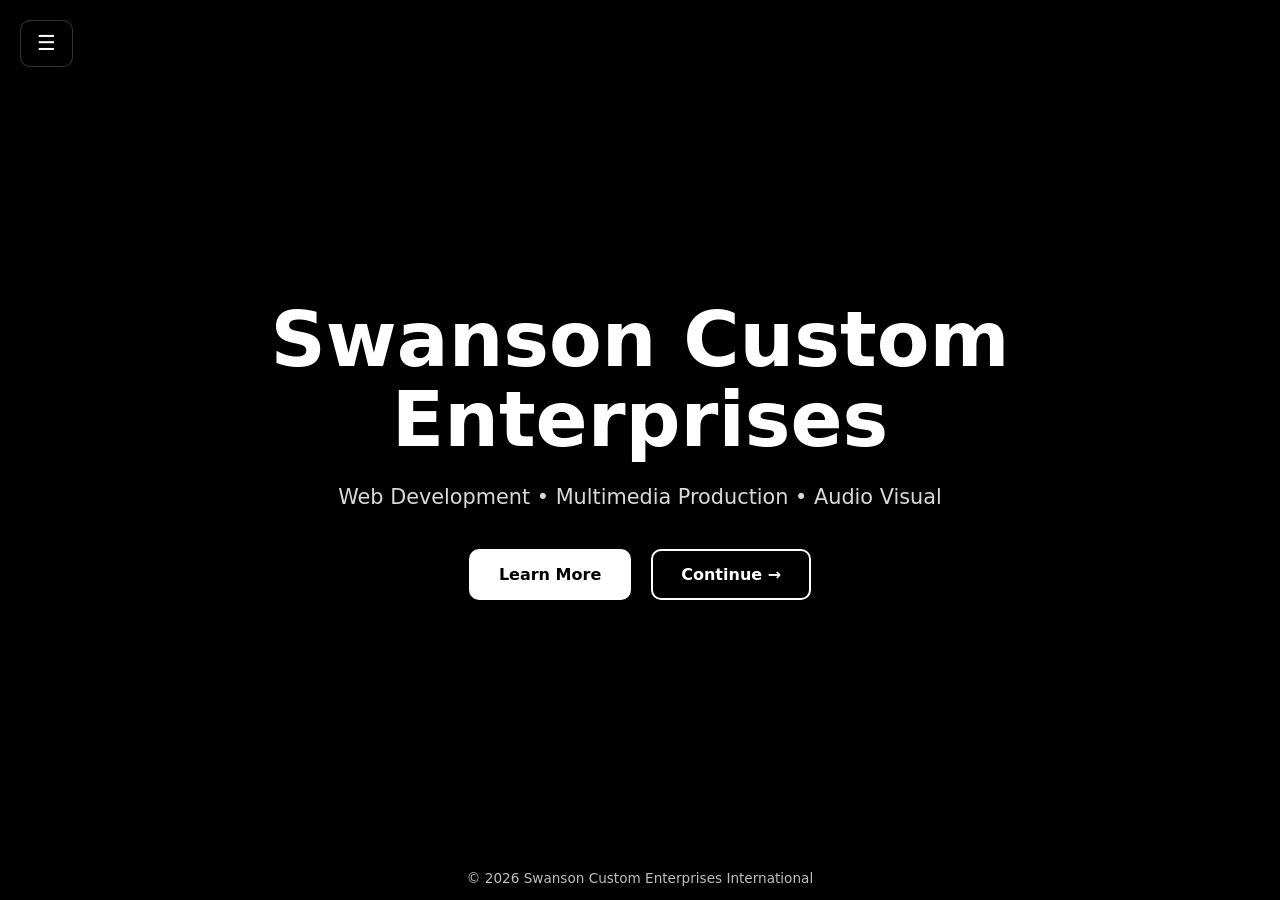
<file: index.html>
<!DOCTYPE html>
<html lang="en">
<head>
  <meta charset="UTF-8">
  <meta name="viewport" content="width=device-width, initial-scale=1.0">
  <meta name="theme-color" content="#0a0a0a">
  <meta name="color-scheme" content="dark">

  <!-- Google tag (gtag.js) -->
  <script async src="https://www.googletagmanager.com/gtag/js?id=G-JM4SV7GXPB"></script>
  <script>
    window.dataLayer = window.dataLayer || [];
    function gtag() { window.dataLayer.push(arguments); }
    gtag('js', new Date());
    gtag('config', 'G-JM4SV7GXPB');
  </script>

  <!-- Primary SEO -->
  <title>Church Website Development &amp; Tech Support Services | Swanson Custom Enterprises</title>
  <meta name="description" content="Professional church website development and tech support services for ministries across the United States. Swanson Custom Enterprises helps churches improve their online presence, livestreaming, audio visual systems, and digital ministry support.">
  <meta name="author" content="Swanson Custom Enterprises">
  <link rel="canonical" href="https://sce1.com/">
  <link rel="icon" type="image/x-icon" href="assets/favicon.ico">

  <!-- Open Graph -->
  <meta property="og:title" content="Church Website Development &amp; Tech Support Services">
  <meta property="og:description" content="Helping churches across the US with website development, livestreaming, audio visual systems, and digital ministry support.">
  <meta property="og:url" content="https://sce1.com/">
  <meta property="og:type" content="website">
  <meta property="og:site_name" content="Swanson Custom Enterprises">
  <meta property="og:image" content="https://sce1.com/assets/og-image.jpg">
  <meta property="og:image:alt" content="Swanson Custom Enterprises">

  <!-- Twitter Card -->
  <meta name="twitter:card" content="summary_large_image">
  <meta name="twitter:title" content="Church Website Development &amp; Tech Support Services">
  <meta name="twitter:description" content="Church-focused website development, livestreaming support, and AV tech services for ministries nationwide.">
  <meta name="twitter:image" content="https://sce1.com/assets/og-image.jpg">
  <meta name="twitter:image:alt" content="Swanson Custom Enterprises">

  <!-- LocalBusiness Schema -->
  <script type="application/ld+json">
  {
    "@context": "https://schema.org",
    "@type": "LocalBusiness",
    "name": "Swanson Custom Enterprises International",
    "url": "https://sce1.com/",
    "image": "https://sce1.com/assets/og-image.jpg",
    "description": "Church website development and church tech support services for ministries across the United States.",
    "address": {
      "@type": "PostalAddress",
      "addressLocality": "Topeka",
      "addressRegion": "KS",
      "addressCountry": "US"
    },
    "areaServed": "US"
  }
  </script>

  <style>
    /* -------------------------
       GLOBAL
    ------------------------- */
    :root {
      color-scheme: dark;
      font-family: system-ui, -apple-system, BlinkMacSystemFont, "Segoe UI", sans-serif;
    }

    *,
    *::before,
    *::after {
      box-sizing: border-box;
    }

    html,
    body {
      width: 100%;
      min-height: 100%;
      margin: 0;
      overflow: hidden;
      background: #000;
      color: #fff;
    }

    button,
    a {
      font: inherit;
    }

    /* -------------------------
       MENU BUTTON / SIDEBAR
    ------------------------- */
    #menuButton {
      position: fixed;
      top: max(20px, env(safe-area-inset-top));
      left: max(20px, env(safe-area-inset-left));
      z-index: 3000;
      padding: 12px 16px;
      border: 1px solid rgba(255, 255, 255, 0.2);
      border-radius: 10px;
      background: rgba(0, 0, 0, 0.7);
      color: #fff;
      cursor: pointer;
      font-size: 1.3rem;
      line-height: 1;
      backdrop-filter: blur(10px);
    }

    #menuButton:hover,
    #menuButton:focus-visible {
      background: rgba(255, 255, 255, 0.18);
    }

    #sidebar {
      position: fixed;
      top: 0;
      left: 0;
      z-index: 2500;
      width: min(260px, 85vw);
      height: 100%;
      padding: 90px 25px;
      background: rgba(0, 0, 0, 0.92);
      transform: translateX(-100%);
      transition: transform 0.35s ease;
      backdrop-filter: blur(10px);
    }

    #sidebar.open {
      transform: translateX(0);
    }

    #sidebar a {
      display: block;
      margin: 18px 0;
      color: #fff;
      font-size: 1rem;
      opacity: 0.85;
      text-decoration: none;
      transition: opacity 0.2s ease;
    }

    #sidebar a:hover,
    #sidebar a:focus-visible {
      opacity: 1;
      text-decoration: underline;
    }

    /* -------------------------
       CAROUSEL / PANELS
    ------------------------- */
    .carousel {
      display: flex;
      width: 100vw;
      height: 100vh;
      overflow-x: auto;
      overflow-y: hidden;
      scroll-behavior: smooth;
      scroll-snap-type: x mandatory;
      scrollbar-width: none;
    }

    .carousel::-webkit-scrollbar {
      display: none;
    }

    .panel {
      position: relative;
      display: flex;
      min-width: 100vw;
      height: 100vh;
      align-items: center;
      justify-content: center;
      overflow: hidden;
      background-position: center;
      background-size: cover;
      scroll-snap-align: start;
      scroll-snap-stop: always;
    }

    .panel::before {
      position: absolute;
      inset: 0;
      z-index: 1;
      background: linear-gradient(to bottom, rgba(0, 0, 0, 0.45), rgba(0, 0, 0, 0.78));
      content: "";
    }

    .panel video {
      position: absolute;
      inset: 0;
      z-index: 0;
      width: 100%;
      height: 100%;
      object-fit: cover;
    }

    .panel-content {
      position: relative;
      z-index: 2;
      max-width: 900px;
      padding: 2rem;
      text-align: center;
    }

    .panel-content h1,
    .panel-content h2 {
      margin-top: 0;
    }

    .panel-content h1 {
      margin-bottom: 20px;
      font-size: clamp(2.5rem, 6vw, 5rem);
      line-height: 1.05;
    }

    .panel-content h2 {
      margin-bottom: 0.25rem;
      color: #a5a5a5;
      font-size: clamp(2rem, 4vw, 4rem);
      line-height: 1.05;
    }

    .panel-content p {
      margin: 0;
      font-size: clamp(1rem, 2vw, 1.3rem);
      line-height: 1.6;
      opacity: 0.85;
    }

    /* -------------------------
       BUTTONS
    ------------------------- */
    .button-group {
      display: flex;
      flex-wrap: wrap;
      justify-content: center;
      gap: 20px;
      margin-top: 35px;
    }

    .btn {
      display: inline-block;
      padding: 14px 28px;
      border: 2px solid transparent;
      border-radius: 10px;
      cursor: pointer;
      font-weight: 600;
      text-decoration: none;
      transition: transform 0.25s ease, background-color 0.25s ease, color 0.25s ease;
    }

    .btn.primary {
      background: #fff;
      color: #000;
    }

    .btn.primary:hover,
    .btn.primary:focus-visible {
      background: #e6e6e6;
      transform: translateY(-2px);
    }

    .btn.secondary {
      border-color: #fff;
      background: transparent;
      color: #fff;
    }

    .btn.secondary:hover,
    .btn.secondary:focus-visible {
      background: #fff;
      color: #000;
    }

    .btn:focus-visible,
    #menuButton:focus-visible,
    #sidebar a:focus-visible {
      outline: 3px solid #7dd3fc;
      outline-offset: 3px;
    }

    /* -------------------------
       FOOTER
    ------------------------- */
    footer {
      position: fixed;
      bottom: 0;
      left: 0;
      z-index: 1500;
      width: 100%;
      padding: 14px;
      background: rgba(0, 0, 0, 0.5);
      text-align: center;
      font-size: 0.85rem;
      opacity: 0.75;
      backdrop-filter: blur(10px);
    }

    @media (max-width: 768px) {
      .panel-content {
        padding: 1.5rem;
      }

      .button-group {
        flex-direction: column;
        align-items: center;
      }

      .btn {
        width: 220px;
        text-align: center;
      }
    }

    @media (prefers-reduced-motion: reduce) {
      .carousel {
        scroll-behavior: auto;
      }

      .panel video {
        display: none;
      }

      .btn,
      #sidebar {
        transition: none;
      }
    }
  </style>
</head>

<body>
  <header id="nav-placeholder" aria-label="Site navigation"></header>

  <main>
    <div class="carousel" id="carousel" aria-label="Swanson Custom Enterprises services" tabindex="0">
      <!-- HERO PANEL -->
      <section class="panel" aria-labelledby="hero-title">
        <video autoplay muted loop playsinline preload="metadata" aria-hidden="true">
          <source src="https://sce1.com/assets/Intro%20to%20Swanson%20Custom%20Enterprises.mp4" type="video/mp4">
        </video>

        <div class="panel-content">
          <h1 id="hero-title">Swanson Custom Enterprises</h1>
          <p>Web Development • Multimedia Production • Audio Visual</p>

          <div class="button-group">
            <a class="btn primary" href="https://www.sce1.com/our-goal">Learn More</a>
            <button class="btn secondary" type="button" data-scroll="1" aria-label="View web development services">Continue →</button>
          </div>
        </div>
      </section>

      <!-- WEB PANEL -->
      <section class="panel" aria-labelledby="web-title" style="background-image: url('https://www.stockvault.net/data/2020/11/08/280614/preview16.jpg')">
        <div class="panel-content">
          <h1 id="web-title">Web Development</h1>
          <p>Modern websites tailored to your business, organization, or multimedia project.</p>

          <div class="button-group">
            <button class="btn secondary" type="button" data-scroll="-1" aria-label="View previous service">← Back</button>
            <a class="btn primary" href="https://www.sce1.com/websites">Learn More</a>
            <button class="btn secondary" type="button" data-scroll="1" aria-label="View SCE One Sound">Continue →</button>
          </div>
        </div>
      </section>

      <!-- ONE SOUND PANEL -->
      <section class="panel" aria-labelledby="sound-title" style="background-image: url('https://sce1.com/assets/Screenshot%202026-08-28%20215647.png')">
        <div class="panel-content">
          <h2>Introducing</h2>
          <h1 id="sound-title">SCE One Sound</h1>
          <p>Use our innovative cue design software for free! Add more to your show with SCE One Sound.</p>

          <div class="button-group">
            <button class="btn secondary" type="button" data-scroll="-1" aria-label="View previous service">← Back</button>
            <a class="btn primary" href="https://www.sce1.com/one-sound">Learn More</a>
            <button class="btn secondary" type="button" data-scroll="1" aria-label="View multimedia production services">Continue →</button>
          </div>
        </div>
      </section>

      <!-- MEDIA PANEL -->
      <section class="panel" aria-labelledby="media-title" style="background-image: url('https://www.stockvault.net/data/2011/08/28/126444/preview16.jpg')">
        <div class="panel-content">
          <h1 id="media-title">Multimedia Production</h1>
          <p>Livestreaming, studio recording, video production, and broadcasting solutions.</p>

          <div class="button-group">
            <button class="btn secondary" type="button" data-scroll="-1" aria-label="View previous service">← Back</button>
            <a class="btn primary" href="https://www.sce1.com/multimedia">Learn More</a>
          </div>
        </div>
      </section>
    </div>
  </main>

  <footer>© 2026 Swanson Custom Enterprises International</footer>

  <script>
    (() => {
      const carousel = document.getElementById('carousel');

      function scrollCarousel(direction) {
        if (!carousel) return;
        carousel.scrollBy({
          left: window.innerWidth * direction,
          behavior: window.matchMedia('(prefers-reduced-motion: reduce)').matches ? 'auto' : 'smooth'
        });
      }

      document.querySelectorAll('[data-scroll]').forEach((button) => {
        button.addEventListener('click', () => {
          scrollCarousel(Number(button.dataset.scroll));
        });
      });

      function setupNavigation() {
        const menuButton = document.getElementById('menuButton');
        const sidebar = document.getElementById('sidebar');
        if (!menuButton || !sidebar || menuButton.dataset.ready === 'true') return;

        menuButton.dataset.ready = 'true';
        menuButton.setAttribute('aria-expanded', 'false');
        menuButton.setAttribute('aria-controls', 'sidebar');

        menuButton.addEventListener('click', () => {
          const isOpen = sidebar.classList.toggle('open');
          menuButton.setAttribute('aria-expanded', String(isOpen));
        });

        sidebar.addEventListener('click', (event) => {
          if (event.target.closest('a')) {
            sidebar.classList.remove('open');
            menuButton.setAttribute('aria-expanded', 'false');
          }
        });

        document.addEventListener('keydown', (event) => {
          if (event.key === 'Escape') {
            sidebar.classList.remove('open');
            menuButton.setAttribute('aria-expanded', 'false');
          }
        });
      }

      // Navigation is loaded asynchronously by js/include.js.
      const navPlaceholder = document.getElementById('nav-placeholder');
      if (navPlaceholder) {
        const observer = new MutationObserver(setupNavigation);
        observer.observe(navPlaceholder, { childList: true, subtree: true });
      }
      setupNavigation();
    })();
  </script>

  <script src="js/include.js" defer></script>
</body>
</html>
</file>
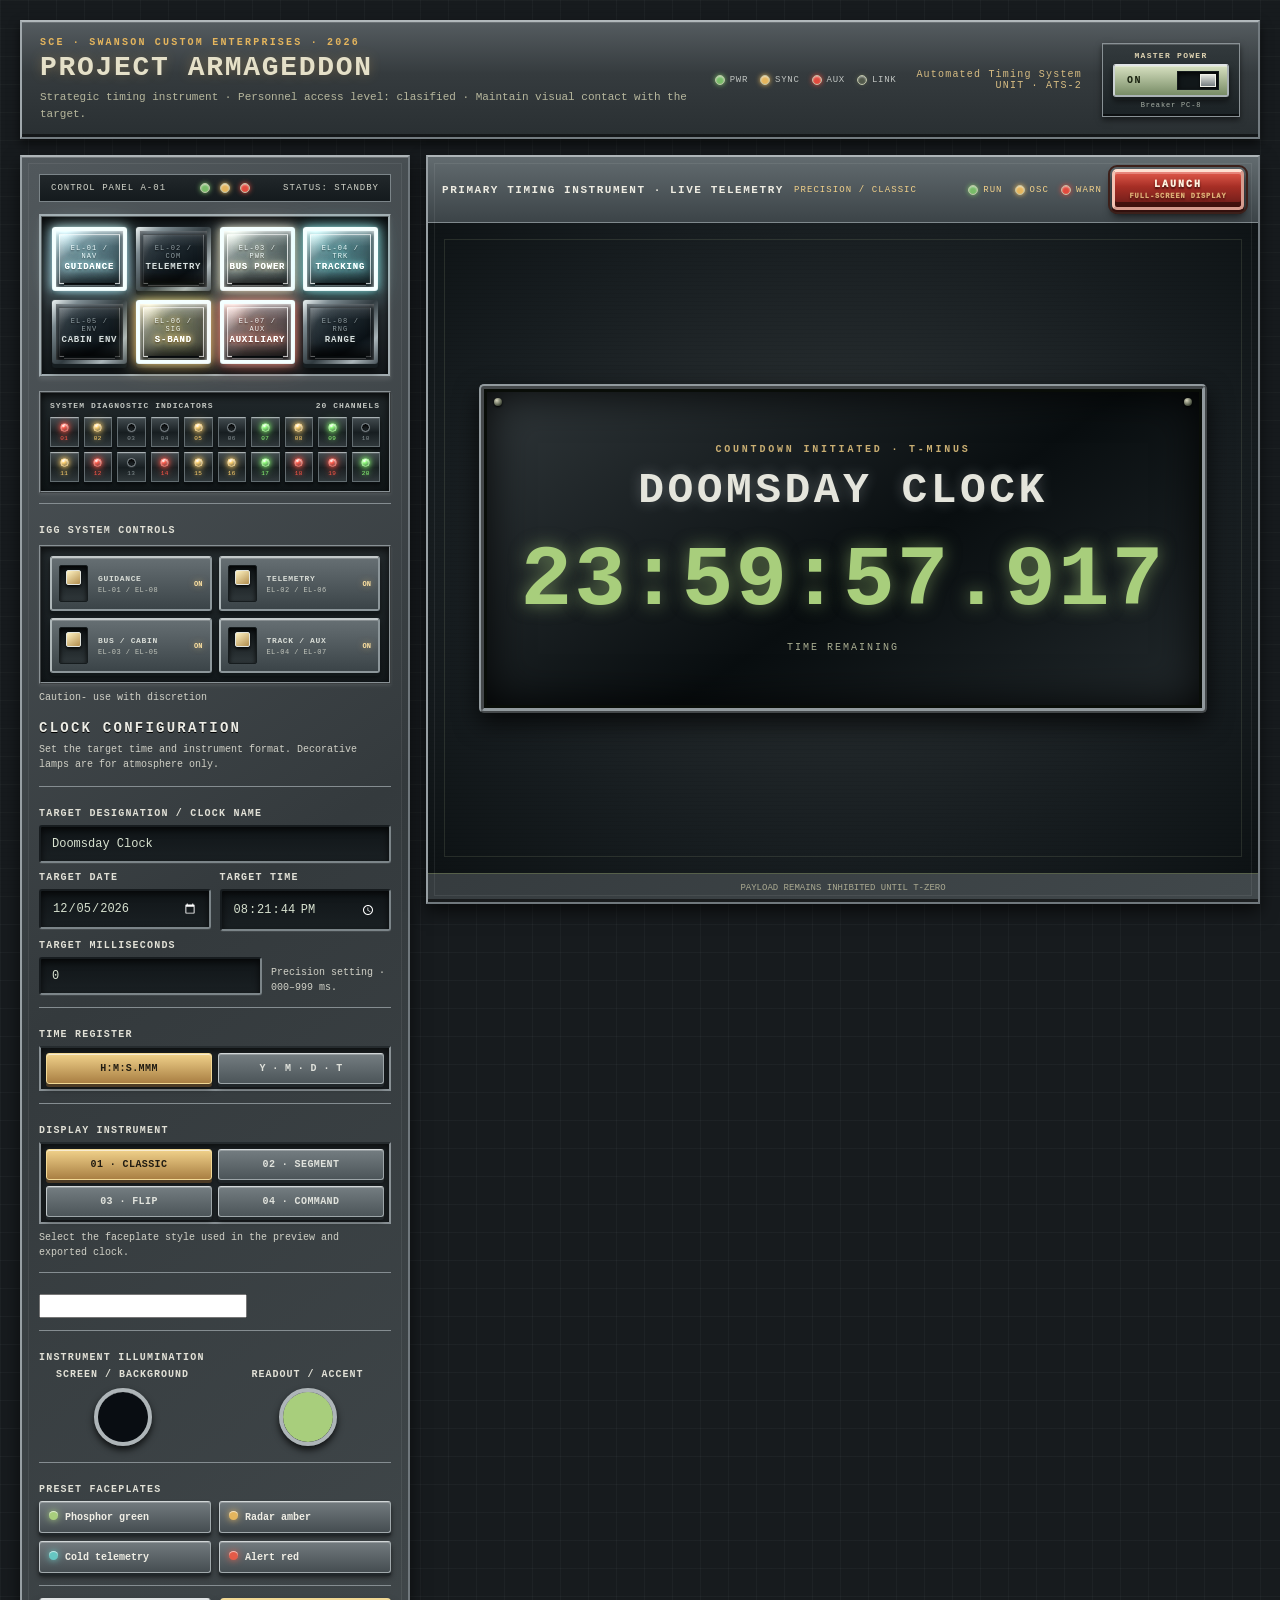
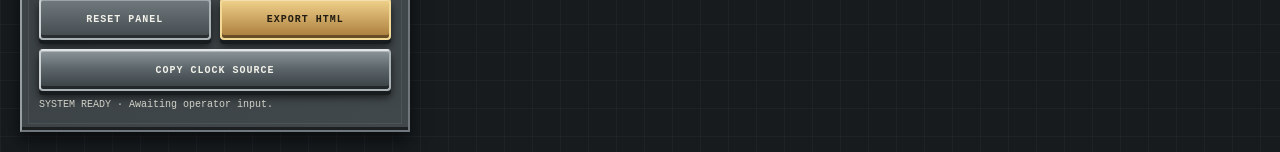
<file: Doomsday.html>
<!DOCTYPE html>
<html lang="en">
<head>
<meta charset="UTF-8">
<meta name="viewport" content="width=device-width, initial-scale=1.0">
<title>Doomsday Clock Studio — Strategic Control</title>
<style>
:root {
  --site-primary: #d7a64c;
  --site-on-primary: #17150f;
  --site-secondary: #34402c;
  --site-on-secondary: #e6e4ce;
  --site-background: #11140f;
  --site-on-background: #e1dfc9;
  --site-font-body: "Courier New", Courier, monospace;
  --site-font-heading: "Courier New", Courier, monospace;
  --site-heading-scale: 1;
  --site-spacing-scale: 1;
  --site-radius-scale: 1;
  --site-decoration-opacity: 1;
  --metal: #3c4037;
  --metal-dark: #22271f;
  --metal-edge: #666b5d;
  --panel: #1b2019;
  --panel-inner: #0b100b;
  --phosphor: #9fbd79;
  --amber: #e4b55d;
  --red: #d84c3e;
  --green: #7bba68;
  --ink: #10140f;
  --muted: #a8a78f;
  --line: #505747;
}
* { box-sizing: border-box; }
html { min-height: 100%; background: #090c08; }
body {
  margin: 0;
  min-height: 100vh;
  color: var(--site-on-background);
  font-family: var(--site-font-body);
  background: #090c08;
}
button, input { font: inherit; }
button { cursor: pointer; }
#app-root {
  position: relative;
  isolation: isolate;
  min-height: 100vh;
  width: 100%;
  border-radius: 0;
  padding: calc(20px * var(--site-spacing-scale));
  color: var(--site-on-background);
  background-color: var(--site-background);
  background-image:
    linear-gradient(rgba(133,150,104,.035) 1px, transparent 1px),
    linear-gradient(90deg, rgba(133,150,104,.035) 1px, transparent 1px);
  background-size: 28px 28px;
}
#app-root::before {
  content: "";
  position: fixed;
  inset: 0;
  z-index: -1;
  pointer-events: none;
  opacity: calc(.25 * var(--site-decoration-opacity));
  background: repeating-linear-gradient(0deg, transparent 0 3px, rgba(0,0,0,.22) 4px);
}
.site-header {
  max-width: 1600px;
  margin: 0 auto 16px;
  display: flex;
  align-items: center;
  justify-content: space-between;
  gap: 20px;
  padding: 15px 18px;
  border: 2px solid var(--metal-edge);
  border-top-color: #858a78;
  border-left-color: #747966;
  background: linear-gradient(180deg, #343a30, #1a2018 45%, #252b22);
  box-shadow: inset 0 1px rgba(255,255,255,.14), inset 0 -3px rgba(0,0,0,.5), 0 5px 10px #0009;
}
.eyebrow {
  color: var(--amber);
  text-transform: uppercase;
  letter-spacing: .22em;
  font-size: 10px;
  font-weight: 900;
}
.site-header h1 {
  margin: 5px 0 0;
  color: #e5e0c8;
  font-family: var(--site-font-heading);
  font-size: calc(28px * var(--site-heading-scale));
  line-height: 1.05;
  letter-spacing: .06em;
  text-transform: uppercase;
  text-shadow: 0 0 12px #c99b4d55;
}
.site-header p {
  margin: 7px 0 0;
  max-width: 700px;
  color: #b7b79d;
  font-size: 11px;
  line-height: 1.5;
}
.header-right { display: flex; align-items: center; gap: 20px; }
.header-tag {
  color: var(--amber);
  font-size: 10px;
  letter-spacing: .12em;
  white-space: nowrap;
  text-align: right;
}
.indicator-bank { display:flex; align-items:center; gap:12px; }
.indicator { display:flex; align-items:center; gap:5px; color:#b8b89f; font-size:9px; letter-spacing:.08em; }
.lamp {
  width: 10px; height:10px; border-radius:50%;
  background: var(--lamp-color, #7bba68);
  border:1px solid #bec3a9;
  box-shadow: 0 0 5px var(--lamp-color, #7bba68), inset 0 1px 2px #fff9;
  animation: lampPulse var(--blink-speed, .95s) ease-in-out infinite;
  animation-delay: var(--blink-delay, 0s);
}
.lamp.red { --lamp-color:#e14a3d; }
.lamp.amber { --lamp-color:#e4b55d; }
.lamp.green { --lamp-color:#78bb68; }
.lamp.dim { --lamp-color:#51594b; animation-duration:1.25s; }
@keyframes lampPulse { 0%, 38%, 100% { opacity:.25; filter:brightness(.55); } 48%, 69% { opacity:1; filter:brightness(1.9); } }
.studio {
  max-width: 1600px;
  margin: 0 auto;
  display: grid;
  grid-template-columns: minmax(320px, 390px) minmax(0, 1fr);
  gap: 16px;
  align-items: start;
}
.panel, .preview-panel {
  position:relative;
  min-width:0;
  overflow:hidden;
  border:2px solid var(--metal-edge);
  border-top-color:#858a78;
  border-left-color:#6d7464;
  background:linear-gradient(145deg,#30372c 0%,#1c231b 48%,#252b22 100%);
  box-shadow:inset 0 1px rgba(255,255,255,.13),inset 0 -3px rgba(0,0,0,.55),0 8px 16px #0008;
}
.panel { padding:17px; }
.panel::after, .preview-panel::after {
  content:""; position:absolute; inset:6px; border:1px solid #ffffff12; pointer-events:none;
}
.panel-heading {
  margin:0; color:#e1ddc5; font-size:14px; text-transform:uppercase; letter-spacing:.16em;
  text-shadow:0 1px #000;
}
.panel-intro { margin:6px 0 14px; color:#aaa991; font-size:10px; line-height:1.5; }
.group { border-top:1px solid #5a6251; padding-top:12px; margin-top:12px; }
.group:first-of-type { border-top:0; padding-top:0; margin-top:0; }
.label {
  display:block; margin:9px 0 6px; color:#d0c9a8; font-size:10px; font-weight:900;
  letter-spacing:.12em; text-transform:uppercase;
}
input[type="text"], input[type="date"], input[type="time"], input[type="number"] {
  width:100%; min-width:0; padding:10px 11px; color:#b9d18e;
  background:linear-gradient(180deg,#080d08,#11180f);
  border:2px solid #4e5944; border-top-color:#20291e; border-left-color:#20291e;
  border-radius:3px; box-shadow:inset 0 3px 7px #000b,0 1px #ffffff12;
  font-size:12px; outline:none; color-scheme:dark;
}
input:focus-visible, button:focus-visible { outline:2px solid var(--amber); outline-offset:3px; }
.datetime-grid { display:grid; grid-template-columns:1fr 1fr; gap:9px; }
.milli-row { display:grid; grid-template-columns:1fr 120px; gap:9px; align-items:end; }
.help, .status { color:#aaa991; font-size:10px; line-height:1.45; margin:7px 0 0; }
.mode-switch, .style-switch {
  display:grid; grid-template-columns:1fr 1fr; gap:6px; padding:5px;
  background:#0e130d; border:2px solid #59614e; border-top-color:#20271e;
  box-shadow:inset 0 3px 8px #000b;
}
.mode-switch button, .style-switch button {
  padding:9px 5px; color:#a9a88e; background:linear-gradient(180deg,#52594a,#30382b);
  border:1px solid #737966; border-top-color:#9aa087; border-left-color:#899078;
  border-radius:3px; box-shadow:inset 0 1px #ffffff26,0 3px #10150e,0 4px 5px #0008;
  font-size:10px; font-weight:900; letter-spacing:.04em; text-transform:uppercase;
}
.mode-switch button:active, .style-switch button:active, .hardware-button:active {
  transform:translateY(2px); box-shadow:inset 0 2px 6px #000b,0 1px #10150e;
}
.mode-switch button[aria-pressed="true"], .style-switch button[aria-pressed="true"] {
  color:#16180f; background:linear-gradient(180deg,#edc66f,#a97932);
  border-color:#f2d28d; box-shadow:inset 0 1px #fff8,0 3px #5b4325,0 4px 7px #0009;
}
.style-switch { grid-template-columns:1fr 1fr; }
.color-grid { display:flex; justify-content:space-around; gap:18px; }
.color-choice { flex:1; color:#d0c9a8; text-align:center; font-size:10px; font-weight:900; letter-spacing:.1em; text-transform:uppercase; }
.color-choice input[type="color"] {
  appearance:none; -webkit-appearance:none; display:block; width:58px; height:58px;
  border:4px solid #858a78; border-radius:50%; padding:0; background:transparent;
  margin:8px auto 4px; cursor:pointer; box-shadow:0 4px 7px #000b,inset 0 1px #fff8;
}
.color-choice input[type="color"]::-webkit-color-swatch-wrapper { padding:0; }
.color-choice input[type="color"]::-webkit-color-swatch { border:0; border-radius:50%; }
.color-choice input[type="color"]::-moz-color-swatch { border:0; border-radius:50%; }
.preset-grid { display:grid; grid-template-columns:1fr 1fr; gap:8px; }
.preset {
  color:#d5d0b8; background:linear-gradient(180deg,#52594a,#30372b);
  border:1px solid #737966; border-top-color:#929983; border-left-color:#899078;
  border-radius:3px; padding:9px; text-align:left; font-size:10px; font-weight:900;
  box-shadow:inset 0 1px #ffffff25,0 3px #10150e,0 4px 5px #0008;
}
.preset::before {
  content:""; display:inline-block; width:9px; height:9px; border-radius:50%;
  margin-right:7px; background:var(--swatch); box-shadow:0 0 7px var(--swatch),inset 0 1px #fff9;
}
.upload-box {
  border:1px dashed #727b63; background:#11170f; padding:12px;
  box-shadow:inset 0 3px 7px #0009;
}
input[type="file"] { width:100%; color:#b5b39a; font-size:10px; }
.image-thumb { display:none; max-width:100%; max-height:100px; object-fit:contain; margin:10px auto 0; border:1px solid #6b725d; }
.actions { display:grid; grid-template-columns:1fr 1fr; gap:9px; }
.hardware-button {
  min-height:42px; padding:10px 12px; color:#e5dfc5;
  background:linear-gradient(180deg,#606757 0%,#424a39 46%,#2b3328 100%);
  border:2px solid #7c836c; border-top-color:#adb29a; border-left-color:#989f87;
  border-radius:4px; box-shadow:inset 0 1px #ffffff35,inset 0 -3px #0005,0 4px #0b1009,0 6px 8px #0009;
  text-transform:uppercase; font-size:10px; font-weight:900; letter-spacing:.1em;
}
.hardware-button.secondary { background:linear-gradient(180deg,#555b4d,#30372c); }
.hardware-button.amber { color:#20190c; background:linear-gradient(180deg,#edc875,#a57836); border-color:#f2d995; }
.hardware-button.red { color:#fff0dc; background:linear-gradient(180deg,#c54c3e,#75271f); border-color:#e1806b; }
.actions .full { grid-column:1 / -1; }
.launch-button {
  width:100%; min-height:52px; padding:11px 12px; color:#fff2df;
  background:linear-gradient(180deg,#e15a4b 0%,#a62e25 42%,#681b18 100%);
  border:3px solid #e4a08b; border-top-color:#ffd0b3; border-left-color:#f0b39c;
  outline:2px solid #3c201a; outline-offset:2px; border-radius:5px;
  box-shadow:inset 0 2px #ffffff45,inset 0 -5px #290b09a8,0 5px #32100d,0 8px 12px #000b;
  text-shadow:0 2px 2px #47110e; font-size:15px; font-weight:1000; letter-spacing:.22em;
}
.launch-button .launch-sub { display:block; margin-top:3px; font-size:8px; letter-spacing:.2em; opacity:.8; }
.console-rail {
  display:flex; align-items:center; justify-content:space-between; gap:10px;
  padding:8px 11px; background:#0c110b; border:1px solid #56604a;
  color:#9fa88a; font-size:9px; letter-spacing:.11em;
}
.console-rail .indicator-bank { gap:10px; }
.preview-panel { position:sticky; top:12px; }
.preview-toolbar {
  display:flex; flex-wrap:wrap; justify-content:space-between; align-items:center; gap:10px;
  padding:12px 14px; border-bottom:1px solid #56604a;
  color:#d2cba9; background:linear-gradient(180deg,#3a4233,#232b20);
}
.preview-toolbar strong { font-size:11px; letter-spacing:.14em; text-transform:uppercase; }
.preview-toolbar span { font-size:9px; color:#c3a766; letter-spacing:.12em; }
.preview-toolbar .indicator-bank { margin-left:auto; }
.preview-stage {
  min-height:650px; padding:clamp(18px,4vw,58px);
  display:flex; justify-content:center; align-items:center; overflow:hidden;
  position:relative; isolation:isolate;
  background:radial-gradient(ellipse at 50% 48%,#202b1d 0%,#0b110b 68%,#070b07 100%);
}
.preview-stage::before {
  content:""; position:absolute; inset:0; z-index:-1; pointer-events:none;
  opacity:calc(.55 * var(--site-decoration-opacity));
  background:repeating-linear-gradient(0deg,transparent 0 3px,rgba(0,0,0,.22) 4px);
}
.preview-stage::after {
  content:""; position:absolute; inset:16px; z-index:-1; pointer-events:none;
  border:1px solid #89927433; opacity:var(--site-decoration-opacity);
}
.clock-card {
  position:relative; z-index:1; width:min(100%,1050px); padding:clamp(25px,5vw,55px) 20px;
  border:5px ridge #737b65; border-radius:5px;
  background:linear-gradient(145deg,#22291e,#080e08 55%,#1a2118);
  color:#fff; text-align:center;
  box-shadow:inset 0 0 0 3px #090d08,inset 0 0 45px #000,0 10px 24px #000b;
}
.clock-card::before,.clock-card::after {
  content:""; position:absolute; width:8px; height:8px; border-radius:50%;
  background:radial-gradient(circle at 35% 30%,#d5d4bc,#505746 65%,#171c14);
  box-shadow:0 1px 2px #000; top:9px; left:10px;
}
.clock-card::after { left:auto; right:10px; }
.clock-kicker { color:#c9ae72; font-size:10px; letter-spacing:.28em; font-weight:900; text-transform:uppercase; }
.clock-title {
  color:#e0dfc8; font-family:var(--site-font-heading); font-size:clamp(23px,4vw,43px);
  line-height:1.1; overflow-wrap:anywhere; margin:12px 0 22px; text-transform:uppercase; letter-spacing:.08em;
  text-shadow:0 0 14px #a8c8784d;
}
.countdown { font-variant-numeric:tabular-nums; font-weight:900; letter-spacing:.025em; color:#a8ce7c; line-height:1.05; font-size:clamp(37px,7vw,86px); overflow-wrap:anywhere; }
.clock-caption { color:#a9ad91; font-size:10px; margin-top:15px; letter-spacing:.2em; }
.zero-video { display:none; position:absolute; inset:0; width:100%; height:100%; object-fit:cover; z-index:0; opacity:.78; }
.preview-stage.t-zero-video .zero-video { display:block; }
.preview-stage.t-zero-video::after { content:""; position:absolute; inset:0; z-index:1; background:rgba(0,0,0,.34); pointer-events:none; }
.preview-stage .clock-card { position:relative; z-index:2; }
.explosion-image.show { display:block; animation:detonate .9s cubic-bezier(.16,.8,.25,1) both; }
@keyframes detonate { 0% { opacity:0; transform:scale(.12); filter:brightness(2.5) drop-shadow(0 0 8px #fff); } 45% { opacity:1; transform:scale(1.14); filter:brightness(1.5) drop-shadow(0 0 56px var(--clock-accent)); } 100% { opacity:1; transform:scale(1); filter:brightness(1) drop-shadow(0 0 34px var(--clock-accent)); } }

/* Four instrument-display emulations */
.clock-card.style-classic .countdown { color:var(--clock-accent); text-shadow:0 0 18px color-mix(in srgb,var(--clock-accent) 55%,transparent); }
.classic-units,.segment-units,.flip-units { display:flex; flex-wrap:wrap; justify-content:center; gap:8px; }
.classic-unit { min-width:68px; padding:8px 5px; }
.classic-unit b { display:block; }
.classic-unit small { display:block; color:#b1b79c; font-size:9px; letter-spacing:.12em; margin-top:7px; }
.terminal-fields { display:flex; justify-content:center; flex-wrap:wrap; gap:12px; margin-top:12px; color:#9ee38a; font-size:10px; }
.terminal-fields span { display:inline-flex; gap:5px; align-items:center; padding:6px 8px; border:1px solid #365332; background:#030905; }
.terminal-fields b { color:#c7f5a9; font-size:13px; }
.seg-punct { color:#b9ef83; font-size:.8em; font-weight:900; padding:0 2px; text-shadow:0 0 9px #8dff73; }

.clock-card.style-segment .countdown { display:flex; flex-wrap:wrap; justify-content:center; gap:10px; }
.segment-readout { display:flex; align-items:center; justify-content:center; gap:5px; padding:17px 14px; background:#050a05; border:2px solid #536344; box-shadow:inset 0 0 25px #000,0 0 18px #8dba6840; }
.seg-digit { position:relative; display:inline-block; width:.58em; height:1em; margin:0 .025em; }
.seg-digit i { position:absolute; display:block; background:#182719; border-radius:3px; box-shadow:0 0 2px #000; }
.seg-digit i.on { background:var(--clock-accent, #b9ef83); box-shadow:0 0 7px var(--clock-accent, #8dff73),0 0 15px color-mix(in srgb,var(--clock-accent, #6dff5b) 45%,transparent); }
.seg-digit .a,.seg-digit .g,.seg-digit .d { left:20%; width:60%; height:9%; }
.seg-digit .a {top:0}.seg-digit .g {top:45.5%}.seg-digit .d {bottom:0}
.seg-digit .f,.seg-digit .e,.seg-digit .b,.seg-digit .c {width:10%;height:42%; }
.seg-digit .f,.seg-digit .e {left:8%}.seg-digit .b,.seg-digit .c {right:8%}
.seg-digit .f,.seg-digit .b {top:5%}.seg-digit .e,.seg-digit .c {bottom:5%}
.seg-punct { color:var(--clock-accent, #b9ef83); font-size:.8em; font-weight:900; padding:0 2px; text-shadow:0 0 9px #8dff73; }
.segment-unit { min-width:68px; padding:9px 6px; background:#050a05; border:1px solid #526044; box-shadow:inset 0 0 12px #000; }
.segment-unit small,.flip-unit small { display:block; margin-top:8px; color:#b1b79c; font-size:9px; letter-spacing:.13em; }
.segment-units,.flip-units { display:flex; flex-wrap:wrap; justify-content:center; gap:8px; }
.clock-card.style-flip .countdown { display:flex; justify-content:center; flex-wrap:wrap; gap:5px; }
.flip-board { display:flex; justify-content:center; align-items:center; flex-wrap:wrap; gap:5px; padding:16px 10px; background:#080a08; border:2px solid #68715d; box-shadow:inset 0 0 22px #000; }
.flip-card { position:relative; display:inline-flex; align-items:center; justify-content:center; width:.62em; height:1em; color:#f4edcf; background:linear-gradient(180deg,#30352d 0 49%,#11150f 50% 100%); border:1px solid #060806; border-radius:4px; box-shadow:0 3px 5px #000, inset 0 1px #ffffff2c; font-family:Impact,"Arial Narrow",sans-serif; font-size:1em; text-shadow:0 1px 2px #000; }
.flip-card::after { content:""; position:absolute; left:0; right:0; top:49%; height:2px; background:#080a07; box-shadow:0 1px #ffffff24; }
.flip-punct { color:#e6c87e; font-weight:900; font-size:.72em; padding:0 2px; }
.flip-unit { padding:9px 5px; background:#090c08; border:1px solid #5c6553; }
.flip-unit small { display:block; margin-top:8px; color:#b1b79c; font-size:9px; letter-spacing:.1em; }
.clock-card.style-command .countdown { text-align:left; }
.terminal-window { max-width:900px; margin:0 auto; padding:19px 20px; color:#9ee38a; background:#030905; border:2px solid #647b55; box-shadow:inset 0 0 28px #000,0 0 16px #6d9a5544; text-align:left; font-family:"Courier New",monospace; }
.terminal-bar { display:flex; justify-content:space-between; padding-bottom:10px; border-bottom:1px solid #365332; color:#c4b16f; font-size:10px; letter-spacing:.12em; }
.terminal-line { margin-top:11px; color:var(--clock-accent, #78c56b); font-size:11px; letter-spacing:.04em; }
.terminal-main { margin:18px 0; color:var(--clock-accent, #b7f59d); font-size:clamp(24px,5vw,64px); font-weight:bold; text-shadow:0 0 12px #71e65b66; overflow-wrap:anywhere; }
.terminal-cursor { display:inline-block; color:var(--clock-accent, #b7f59d); animation:cursorBlink 1s steps(2,start) infinite; }
@keyframes cursorBlink { to {visibility:hidden} }
.preview-note { text-align:center; color:#aaa991; font-size:9px; padding:9px 14px; border-top:1px solid #56604a; }
.launch-button {
  min-width:116px; padding:9px 12px; color:#fff2df;
  background:linear-gradient(180deg,#e15a4b 0%,#a62e25 42%,#681b18 100%);
  border:3px solid #e4a08b; border-top-color:#ffd0b3; border-left-color:#f0b39c;
  border-radius:5px; box-shadow:inset 0 2px #ffffff45,inset 0 -5px #290b09a8,0 4px #32100d,0 6px 9px #000b;
  text-shadow:0 2px 2px #47110e; font-size:11px; font-weight:1000; letter-spacing:.2em;
}
.launch-button:active { transform:translateY(2px); box-shadow:inset 0 2px 7px #000b,0 1px #32100d; }
.toolbar-launch { width:auto; min-width:132px; min-height:39px; padding:7px 11px; font-size:10px; }
.toolbar-launch .launch-sub { display:block; font-size:7px; margin-top:2px; letter-spacing:.13em; }

.focus-launch {
  position:fixed; top:14px; right:14px; z-index:10000; padding:10px 14px;
}
#app-root.launch-mode { position:fixed; inset:0; z-index:9999; min-height:100vh; overflow:auto; padding:0; background-color:var(--site-background); }
#app-root.launch-mode .site-header, #app-root.launch-mode .panel,
#app-root.launch-mode .preview-toolbar strong, #app-root.launch-mode .preview-toolbar span,
#app-root.launch-mode .preview-toolbar .indicator-bank, #app-root.launch-mode .preview-note { display:none; }
#app-root.launch-mode .studio { display:block; max-width:none; margin:0; }
#app-root.launch-mode .preview-panel { position:static; min-height:100vh; border:0; border-radius:0; overflow:visible; background:transparent; box-shadow:none; }
#app-root.launch-mode .preview-toolbar { position:static; height:0; padding:0; border:0; overflow:visible; }
#app-root.launch-mode .toolbar-launch { position:fixed; top:14px; right:14px; z-index:10001; }

#app-root.launch-mode .preview-stage { min-height:100vh; height:100vh; padding:5vh 3vw; }
#app-root.launch-mode .clock-card { width:min(1600px,98vw); padding:clamp(34px,7vh,100px) 24px; }
#app-root.launch-mode .clock-title { font-size:clamp(30px,5vw,70px); }
#app-root.launch-mode .countdown { font-size:clamp(52px,11vw,170px); }
#app-root.launch-mode .countdown.calendar { font-size:clamp(24px,4vw,62px); }
#app-root.launch-mode .time-unit { min-width:clamp(65px,8vw,120px); }
#app-root.launch-mode .terminal-main { font-size:clamp(35px,8vw,110px); }
@media (max-width: 900px) {
  #app-root { padding:12px; }
  .studio { grid-template-columns:1fr; }
  .preview-panel { position:static; }
  .preview-stage { min-height:520px; }
  .header-right { align-items:flex-end; }
}
@media (max-width: 540px) {
  .site-header { align-items:flex-start; flex-direction:column; }
  .header-right { width:100%; justify-content:space-between; }
  .panel { padding:13px; }
  .datetime-grid { grid-template-columns:1fr 1fr; }
  .preview-stage { min-height:470px; padding:14px; }
  .time-unit { min-width:58px; }
  .indicator-bank { flex-wrap:wrap; }
  .preview-toolbar { justify-content:flex-start; }
  .preview-toolbar .launch-button { margin-left:auto; }
}
@media (prefers-reduced-motion: reduce) {
  *,*::before,*::after { animation-duration:.01ms !important; animation-iteration-count:1 !important; scroll-behavior:auto !important; }
}

/* Graphite hardware finish: neutral gray metal instead of olive-green plastic */
:root {
  --metal: #555a5d;
  --metal-dark: #282d30;
  --metal-edge: #858b8f;
  --panel: #343a3d;
  --panel-inner: #111619;
  --line: #687176;
}
#app-root {
  background-color: #171b1e;
  background-image:
    linear-gradient(rgba(220,228,232,.035) 1px, transparent 1px),
    linear-gradient(90deg, rgba(220,228,232,.035) 1px, transparent 1px);
}
.site-header {
  border-color: #737b80;
  border-top-color: #b1b8bb;
  border-left-color: #a0a8ac;
  background: linear-gradient(180deg,#555c60,#353b3e 45%,#292f32);
}
.header-tag { color: #d8bd83; }
.indicator { color: #c1c5c2; }
.panel, .preview-panel {
  border-color: #70787d;
  border-top-color: #aeb5b8;
  border-left-color: #979fa3;
  background: linear-gradient(145deg,#51585c 0%,#343a3d 48%,#41484b 100%);
  box-shadow: inset 0 1px rgba(255,255,255,.2), inset 0 -3px rgba(0,0,0,.55), 0 8px 16px #0009;
}
.panel-heading { color: #ecece5; }
.panel-intro, .help, .status { color: #d0d0c6; }
.group { border-top-color: #858d91; }
.label, .color-choice { color: #e1e0d6; }
input[type="text"], input[type="date"], input[type="time"], input[type="number"] {
  color: #d8e2d0;
  background: linear-gradient(180deg,#101518,#1a2023);
  border-color: #7c8589;
  border-top-color: #171c1f;
  border-left-color: #171c1f;
}
.mode-switch, .style-switch {
  background: #202629;
  border-color: #899195;
  border-top-color: #252b2e;
}
.mode-switch button, .style-switch button {
  color: #e0e2dc;
  background: linear-gradient(180deg,#747d81,#4c5559);
  border-color: #9ca5a8;
  border-top-color: #d1d6d7;
  border-left-color: #c0c7c9;
  box-shadow: inset 0 1px #ffffff40, 0 3px #202629, 0 4px 5px #0009;
}
.mode-switch button[aria-pressed="true"], .style-switch button[aria-pressed="true"] {
  color: #211c12;
  background: linear-gradient(180deg,#f0d18a,#a97f43);
  border-color: #f2d995;
  box-shadow: inset 0 1px #fff9, 0 3px #4d3b25, 0 4px 7px #0009;
}
.preset {
  color: #f0eee5;
  background: linear-gradient(180deg,#727a7e,#454d51);
  border-color: #a1a9ac;
  border-top-color: #d1d6d7;
  border-left-color: #bfc6c9;
  box-shadow: inset 0 1px #ffffff3d, 0 3px #202629, 0 4px 5px #0009;
}
.upload-box {
  border-color: #9da5a7;
  background: #1c2326;
  box-shadow: inset 0 3px 7px #000b;
}
input[type="file"] { color: #d4d8d3; }
.color-choice input[type="color"] {
  border-color: #aeb5b8;
  box-shadow: 0 4px 7px #000b, inset 0 1px #fff9;
}
.hardware-button {
  color: #f1f1e9;
  background: linear-gradient(180deg,#8b9498 0%,#5c6569 46%,#373f43 100%);
  border-color: #aab2b5;
  border-top-color: #e1e5e6;
  border-left-color: #cbd1d3;
  box-shadow: inset 0 1px #ffffff50, inset 0 -3px #0006, 0 4px #171c1e, 0 6px 8px #000a;
}
.hardware-button.secondary {
  background: linear-gradient(180deg,#70797d,#424a4e);
}
.hardware-button.amber {
  color: #211b10;
  background: linear-gradient(180deg,#f0d18a,#a97b3b);
  border-color: #f2d995;
}
.launch-button {
  border-color: #d69c8e;
  border-top-color: #ffe0d1;
  border-left-color: #f3c2b2;
}
.console-rail {
  background: linear-gradient(180deg,#22282b,#141a1d);
  border-color: #7c8589;
  color: #d3d5ca;
}
.preview-toolbar {
  border-bottom-color: #80898d;
  color: #eeece2;
  background: linear-gradient(180deg,#626b6f,#3c4448);
}
.preview-toolbar span { color: #f2d18a; }
.preview-stage {
  background: radial-gradient(ellipse at 50% 48%,#303638 0%,#171d20 68%,#0d1214 100%);
}
.clock-card {
  border-color: #929a9e;
  background: linear-gradient(145deg,#30373a,#090e10 55%,#22292c);
}
.clock-title { color: #e5e5dc; text-shadow: 0 0 14px #c6d0d255; }


/* Raised electroluminescent legend tiles, inspired by spacecraft-era control panels */
.el-bank {
  display: grid;
  grid-template-columns: repeat(4,minmax(0,1fr));
  gap: 7px;
  margin: 12px 0 14px;
  padding: 9px;
  border: 2px ridge #8a9296;
  background: linear-gradient(180deg,#171d20,#30383c 48%,#1a2023);
  box-shadow: inset 0 3px 8px #000c, 0 2px 3px #ffffff1a;
}
.el-panel {
  --el-color: #a8efff;
  position: relative;
  display: flex;
  flex-direction: column;
  align-items: center;
  justify-content: center;
  min-height: 43px;
  padding: 5px 3px;
  overflow: hidden;
  border: 3px ridge #70797d;
  border-radius: 2px;
  color: #758087;
  background: linear-gradient(180deg,#141a1d,#080d10);
  box-shadow: inset 0 3px 7px #000e, 0 2px 2px #ffffff0c;
  text-align: center;
  transition: background .18s ease, color .18s ease, box-shadow .18s ease, border-color .18s ease;
}
.el-panel::before {
  content: "";
  position: absolute;
  inset: 3px;
  border: 1px solid #ffffff0a;
  background: linear-gradient(180deg,#ffffff08,transparent 45%,#0005);
  pointer-events: none;
}
.el-panel .el-code {
  position: relative;
  z-index: 1;
  font-size: 7px;
  line-height: 1.1;
  letter-spacing: .12em;
  opacity: .8;
}
.el-panel .el-name {
  position: relative;
  z-index: 1;
  margin-top: 3px;
  font-size: 8px;
  line-height: 1.1;
  font-weight: 900;
  letter-spacing: .06em;
}
.el-panel[data-color="amber"] { --el-color: #ffd47c; }
.el-panel[data-color="ice"] { --el-color: #b7f3ff; }
.el-panel[data-color="white"] { --el-color: #f4f0d2; }
.el-panel[data-color="cyan"] { --el-color: #8ce8e8; }
.el-panel[data-color="red"] { --el-color: #ff927e; }
.el-panel[data-color="mint"] { --el-color: #c7edc8; }
.el-panel.lit {
  color: var(--el-color);
  border-color: #d0d8d8;
  background: linear-gradient(180deg,color-mix(in srgb,var(--el-color) 32%,#30383c),color-mix(in srgb,var(--el-color) 13%,#101719));
  box-shadow: inset 0 1px 5px #fff7, inset 0 -3px 7px #0007, 0 0 9px color-mix(in srgb,var(--el-color) 65%,transparent), 0 2px 2px #fff2;
  text-shadow: 0 0 5px var(--el-color), 0 0 12px var(--el-color);
}
.el-panel.lit::before {
  border-color: color-mix(in srgb,var(--el-color) 42%,transparent);
  background: linear-gradient(180deg,#ffffff35,transparent 35%,#0003);
}
@media(max-width:420px) {
  .el-bank { grid-template-columns:repeat(2,minmax(0,1fr)); }
}
@media(prefers-reduced-motion:reduce) {
  .el-panel { transition:none; }
}


/* Main bus master switch and auxiliary EL-circuit switches */
.master-power-wrap {
  display:flex;
  flex-direction:column;
  align-items:center;
  gap:4px;
  padding:7px 10px;
  border:1px solid #899195;
  background:linear-gradient(180deg,#333a3d,#1b2225);
  box-shadow:inset 0 1px #ffffff2b,inset 0 -2px #0008,0 3px 6px #0008;
}
.master-power-title { color:#e1d5b3; font-size:8px; font-weight:900; letter-spacing:.16em; }
.master-power-switch {
  display:flex; align-items:center; justify-content:space-between; gap:12px;
  min-width:116px; padding:5px 8px;
  color:#e9e9df; background:linear-gradient(180deg,#737c80,#424b4f);
  border:2px solid #aab2b5; border-top-color:#e1e5e6; border-left-color:#cbd1d3;
  border-radius:3px; box-shadow:inset 0 1px #ffffff45,0 3px #171c1e,0 4px 6px #0009;
  font-size:10px; font-weight:900; letter-spacing:.14em;
}
.master-power-switch[aria-pressed="true"] { color:#18210f; background:linear-gradient(180deg,#d6e0c0,#788c66); }
.master-power-state { min-width:23px; }
.master-power-track {
  width:42px; height:19px; padding:2px; display:flex; align-items:center;
  background:#111719; border:1px solid #151b1d; box-shadow:inset 0 2px 5px #000d;
}
.master-power-knob {
  display:block; width:16px; height:13px; transform:translateX(0);
  background:linear-gradient(180deg,#e3e5df,#777f82);
  border:1px solid #f0f0e8; box-shadow:0 1px 2px #000c;
  transition:transform .16s ease;
}
.master-power-switch[aria-pressed="true"] .master-power-knob { transform:translateX(20px); }
.master-power-sub { color:#aab2a8; font-size:7px; letter-spacing:.12em; }
.el-switch-bank {
  display:grid; grid-template-columns:1fr 1fr; gap:7px;
  margin-top:9px; padding:9px;
  border:2px ridge #899195;
  background:linear-gradient(180deg,#242b2e,#141a1d);
  box-shadow:inset 0 3px 8px #000b,0 2px 3px #ffffff16;
}
.el-circuit-switch {
  display:grid; grid-template-columns:31px 1fr auto; align-items:center; gap:8px;
  min-width:0; padding:7px;
  color:#d9ddd7; text-align:left;
  background:linear-gradient(180deg,#666f73,#3b4448);
  border:2px solid #8c969a; border-top-color:#c3c9ca; border-left-color:#adb6b8;
  border-radius:3px; box-shadow:inset 0 1px #ffffff35,0 3px #111719,0 4px 5px #0008;
}
.el-circuit-switch:active { transform:translateY(2px); box-shadow:inset 0 2px 5px #000b,0 1px #111719; }
.el-circuit-switch:disabled { opacity:.5; cursor:not-allowed; }
.el-toggle-track {
  display:block; position:relative; width:29px; height:37px;
  border:1px solid #161c1e; background:linear-gradient(180deg,#0d1214,#30383b);
  box-shadow:inset 0 2px 5px #000c; border-radius:2px;
}
.el-toggle-lever {
  position:absolute; left:6px; top:4px; width:15px; height:15px;
  border:1px solid #e2e5df; border-radius:2px;
  background:linear-gradient(145deg,#e6e8e2,#737d80);
  box-shadow:0 2px 3px #000b; transform:translateY(12px);
  transition:transform .14s ease,background .14s ease;
}
.el-circuit-switch[aria-pressed="true"] .el-toggle-lever {
  transform:translateY(0); background:linear-gradient(145deg,#fff3c3,#b18d4d);
}
.el-switch-copy { min-width:0; }
.el-switch-copy b { display:block; font-size:8px; letter-spacing:.08em; }
.el-switch-copy small { display:block; margin-top:3px; color:#c1c5bc; font-size:7px; letter-spacing:.06em; }
.el-switch-state { color:#b9b7a5; font-size:7px; font-weight:900; }
.el-circuit-switch[aria-pressed="true"] .el-switch-state { color:#ffe3a2; text-shadow:0 0 6px #ffd27c88; }
/* Power-off standby: retain the physical console and unlit display, disable all controls except master power. */
#app-root.system-off { filter:saturate(.35); }
#app-root.system-off .lamp,
#app-root.system-off .el-panel,
#app-root.system-off .micro-led,
#app-root.system-off .indicator-bank { opacity:.12 !important; filter:grayscale(1) brightness(.28) !important; animation:none !important; box-shadow:none !important; text-shadow:none !important; }
#app-root.system-off .el-panel { color:#343a3d !important; background:linear-gradient(180deg,#171c1f,#0c1012) !important; border-color:#42494c !important; }
#app-root.system-off .micro-lens { background:#202629 !important; box-shadow:inset 0 1px 3px #000 !important; }
#app-root.system-off .clock-card { filter:grayscale(1); }
#app-root.system-off #previewCount { color:#62686b !important; text-shadow:none !important; }
#app-root.system-off #previewCount * { color:#62686b !important; text-shadow:none !important; }
#app-root.system-off #previewCount { visibility:visible; color:transparent !important; background:#555b5e !important; border-color:#454b4e !important; box-shadow:inset 0 2px 8px #171b1d !important; text-shadow:none !important; }
#app-root.system-off #previewCount * { visibility:hidden !important; }
#app-root.system-off #previewName,
#app-root.system-off #previewCaption { color:#555b5e !important; text-shadow:none !important; }
#app-root.system-off .studio input,
#app-root.system-off .studio button,
#app-root.system-off .studio select { pointer-events:none !important; filter:grayscale(1) brightness(.55); }
#app-root.system-off #masterPowerSwitch { pointer-events:auto !important; filter:none !important; }
#app-root.system-off .master-power-sub { color:#777 !important; }
#app-root.power-test .lamp {
  opacity:1 !important; filter:brightness(2) !important;
  animation:powerLampTest .22s steps(2,end) infinite !important;
}
#app-root.power-test .el-panel,
#app-root.power-test .el-panel.lit {
  color:var(--el-color); border-color:#e6eeee;
  background:linear-gradient(180deg,#5b7476,#172326);
  box-shadow:inset 0 1px 5px #fff9,0 0 15px var(--el-color),0 2px 3px #fff4;
  text-shadow:0 0 6px var(--el-color),0 0 16px var(--el-color);
  animation:powerElTest .22s steps(2,end) infinite;
}
@keyframes powerLampTest { 0%,100% { opacity:.35; } 50% { opacity:1; } }
@keyframes powerElTest { 0%,100% { filter:brightness(.65); } 50% { filter:brightness(1.8); } }
#app-root.power-test .el-circuit-switch { pointer-events:none; opacity:.65; }
@media(max-width:480px) {
  .master-power-wrap { padding:6px; }
  .el-circuit-switch { grid-template-columns:27px 1fr auto; gap:5px; padding:5px; }
  .el-switch-copy b { font-size:7px; }
}
@media(prefers-reduced-motion:reduce) {
  #app-root.power-test .lamp, #app-root.power-test .el-panel { animation:none !important; }
  .master-power-knob, .el-toggle-lever { transition:none; }
}


/* Thick, glass-like rectangular EL annunciator blocks: engraved words sit beneath the lens. */
.el-bank {
  gap:9px;
  padding:10px;
  background:linear-gradient(180deg,#11171a,#343d42 46%,#141a1d);
  border:3px ridge #a2adb1;
  box-shadow:inset 0 4px 10px #000d,0 3px 4px #ffffff18;
}
.el-panel {
  min-height:64px;
  padding:8px 5px;
  border:4px solid transparent;
  border-radius:3px;
  background:
    linear-gradient(145deg,#58666e 0%,#263239 24%,#0b1217 72%,#344149 100%) padding-box,
    linear-gradient(135deg,#eef4f4 0%,#7d8b91 20%,#313b40 52%,#aab5b9 80%,#4b565c 100%) border-box;
  box-shadow:
    inset 0 2px 4px #ffffff55,
    inset 0 -9px 12px #000b,
    inset 4px 0 7px #ffffff13,
    0 4px 0 #161d20,
    0 7px 9px #000b;
  transform:perspective(460px) rotateX(-2deg);
  transition:background .18s ease,box-shadow .18s ease,filter .18s ease;
}
.el-panel::before {
  inset:3px;
  border:1px solid #ffffff24;
  background:
    linear-gradient(118deg,#ffffff45 0%,#ffffff0c 17%,transparent 37%),
    linear-gradient(180deg,#ffffff22,transparent 25%,transparent 72%,#0007);
  opacity:.85;
}
.el-panel::after {
  content:"";
  position:absolute;
  left:8px; right:8px; bottom:2px; height:2px;
  background:#05090b;
  box-shadow:0 1px #ffffff35;
  pointer-events:none;
}
.el-panel .el-code {
  color:#aebdc2;
  font-size:7px;
  text-shadow:0 1px 2px #000;
  letter-spacing:.16em;
}
.el-panel .el-name {
  color:#d8e1e1;
  font-size:9px;
  letter-spacing:.09em;
  text-shadow:0 1px 2px #000,0 0 3px #b4d5db55;
}
.el-panel.lit {
  border-color:#d8faff;
  background:
    linear-gradient(145deg,color-mix(in srgb,var(--el-color) 48%,#e2f7f8) 0%,color-mix(in srgb,var(--el-color) 26%,#31454d) 30%,color-mix(in srgb,var(--el-color) 15%,#101c22) 100%) padding-box,
    linear-gradient(135deg,#ffffff 0%,#b8d5dd 22%,#5e7a83 55%,#e4f5f7 86%,#71888e 100%) border-box;
  box-shadow:
    inset 0 2px 5px #ffffffb0,
    inset 0 -8px 12px #0008,
    0 0 10px color-mix(in srgb,var(--el-color) 75%,transparent),
    0 0 23px color-mix(in srgb,var(--el-color) 42%,transparent),
    0 4px 0 #161d20,
    0 7px 9px #000b;
  filter:brightness(1.13);
}
.el-panel.lit .el-code,.el-panel.lit .el-name {
  color:#f6ffff;
  text-shadow:0 0 5px var(--el-color),0 0 13px var(--el-color),0 1px 2px #000;
}
.el-panel.lit::before {
  border-color:#ffffffb0;
  background:linear-gradient(118deg,#ffffff78 0%,#ffffff17 23%,transparent 48%),linear-gradient(180deg,#ffffff35,transparent 24%,transparent 72%,#0004);
}

/* A second, larger bank of meaningless miniature status LEDs. */
.micro-led-section {
  margin:9px 0 5px;
  padding:8px 9px 9px;
  border:2px ridge #899195;
  background:linear-gradient(180deg,#20272a,#111719);
  box-shadow:inset 0 3px 8px #000c,0 2px 3px #ffffff14;
}
.micro-led-heading {
  display:flex; justify-content:space-between; gap:8px;
  margin-bottom:7px; color:#c2c6c1; font-size:8px; font-weight:900; letter-spacing:.13em;
}
.micro-led-bank { display:grid; grid-template-columns:repeat(10,minmax(0,1fr)); gap:5px; }
.micro-led {
  min-width:0; display:flex; flex-direction:column; align-items:center; justify-content:center;
  gap:4px; padding:5px 1px 4px;
  border:1px solid #626c70; border-top-color:#aab2b5;
  background:linear-gradient(180deg,#424b4f,#171e21 52%,#30383b);
  box-shadow:inset 0 1px #ffffff1d,0 2px #0a0e10,0 3px 4px #0009;
}
.micro-led small { color:#879194; font-size:6px; line-height:1; letter-spacing:.06em; }
.micro-lens {
  display:block; width:9px; height:9px; border-radius:50%;
  background:#1a2023; border:1px solid #879095;
  box-shadow:inset 0 2px 3px #000d,0 1px 1px #ffffff19;
}
.micro-led[data-tone="red"] { --led-color:#ff5647; }
.micro-led[data-tone="amber"] { --led-color:#ffd16d; }
.micro-led[data-tone="green"] { --led-color:#8dff77; }
.micro-led[data-tone="blue"] { --led-color:#7bd9ff; }
.micro-led[data-tone="white"] { --led-color:#f2f0d7; }
.micro-led.lit .micro-lens {
  background:radial-gradient(circle at 35% 28%,#fff 0%,var(--led-color) 28%,color-mix(in srgb,var(--led-color) 45%,#273034) 78%);
  border-color:color-mix(in srgb,var(--led-color) 75%,#ffffff);
  box-shadow:0 0 5px var(--led-color),0 0 11px color-mix(in srgb,var(--led-color) 70%,transparent),inset 0 1px 2px #fff;
}
.micro-led.lit small { color:var(--led-color); text-shadow:0 0 5px var(--led-color); }
#app-root.power-test .micro-lens {
  background:var(--led-color) !important;
  border-color:#fff !important;
  box-shadow:0 0 8px var(--led-color),0 0 16px var(--led-color),inset 0 1px 2px #fff !important;
  animation:powerLampTest .22s steps(2,end) infinite !important;
}
#app-root.power-test .micro-led small { color:#fff; text-shadow:0 0 6px var(--led-color); }
@media(max-width:480px) {
  .micro-led-bank { grid-template-columns:repeat(5,minmax(0,1fr)); }
  .el-panel { min-height:58px; }
}
@media(prefers-reduced-motion:reduce) {
  .el-panel { transition:none; transform:none; }
}

</style>
</head>
<body>
<div id="app-root">
  <header class="site-header">
    <div>
      <div class="eyebrow">SCE · Swanson Custom Enterprises · 2026</div>
      <h1>Project Armageddon</h1>
      <p>Strategic timing instrument · Personnel access level: clasified · Maintain visual contact with the target.</p>
    </div>
    <div class="header-right">
      <div class="indicator-bank" aria-hidden="true">
        <span class="indicator"><i class="lamp green" style="--blink-delay:.2s"></i>PWR</span>
        <span class="indicator"><i class="lamp amber" style="--blink-delay:1.1s"></i>SYNC</span>
        <span class="indicator"><i class="lamp red" style="--blink-delay:1.8s"></i>AUX</span>
        <span class="indicator"><i class="lamp dim" style="--blink-delay:.7s"></i>LINK</span>
      </div>
      <div class="header-tag">Automated Timing System<br>UNIT · ATS-2</div>
      <div class="master-power-wrap" aria-label="Master system power control">
        <span class="master-power-title">MASTER POWER</span>
        <button id="masterPowerSwitch" class="master-power-switch" type="button" aria-pressed="true" aria-label="Turn system power off">
          <span id="masterPowerState" class="master-power-state">ON</span>
          <span class="master-power-track"><i class="master-power-knob"></i></span>
        </button>
        <span id="masterPowerSub" class="master-power-sub">MAIN BUS ENERGIZED</span>
      </div>
    </div>
  </header>

  <main class="studio">
    <section class="panel" aria-label="Clock settings">
      <div class="console-rail">
        <span>CONTROL PANEL A-01</span>
        <span class="indicator-bank" aria-hidden="true">
          <i class="lamp green"></i><i class="lamp amber" style="--blink-delay:.8s"></i><i class="lamp red" style="--blink-delay:1.6s"></i>
        </span>
        <span>STATUS: STANDBY</span>
      </div>

      <div class="el-bank" aria-hidden="true" title="Decorative electroluminescent status legends">
        <div class="el-panel" data-color="ice" data-circuit="guidance"><span class="el-code">EL-01 / NAV</span><span class="el-name">GUIDANCE</span></div>
        <div class="el-panel" data-color="amber" data-circuit="comms"><span class="el-code">EL-02 / COM</span><span class="el-name">TELEMETRY</span></div>
        <div class="el-panel" data-color="white" data-circuit="bus"><span class="el-code">EL-03 / PWR</span><span class="el-name">BUS POWER</span></div>
        <div class="el-panel" data-color="cyan" data-circuit="tracking"><span class="el-code">EL-04 / TRK</span><span class="el-name">TRACKING</span></div>
        <div class="el-panel" data-color="mint" data-circuit="bus"><span class="el-code">EL-05 / ENV</span><span class="el-name">CABIN ENV</span></div>
        <div class="el-panel" data-color="amber" data-circuit="comms"><span class="el-code">EL-06 / SIG</span><span class="el-name">S-BAND</span></div>
        <div class="el-panel" data-color="red" data-circuit="tracking"><span class="el-code">EL-07 / AUX</span><span class="el-name">AUXILIARY</span></div>
        <div class="el-panel" data-color="ice" data-circuit="guidance"><span class="el-code">EL-08 / RNG</span><span class="el-name">RANGE</span></div>
      </div>
      <div class="micro-led-section" aria-hidden="true">
        <div class="micro-led-heading"><span>SYSTEM DIAGNOSTIC INDICATORS</span><span>20 CHANNELS</span></div>
        <div class="micro-led-bank">
          <div class="micro-led" data-tone="red"><i class="micro-lens"></i><small>01</small></div>
          <div class="micro-led" data-tone="amber"><i class="micro-lens"></i><small>02</small></div>
          <div class="micro-led" data-tone="green"><i class="micro-lens"></i><small>03</small></div>
          <div class="micro-led" data-tone="red"><i class="micro-lens"></i><small>04</small></div>
          <div class="micro-led" data-tone="amber"><i class="micro-lens"></i><small>05</small></div>
          <div class="micro-led" data-tone="red"><i class="micro-lens"></i><small>06</small></div>
          <div class="micro-led" data-tone="green"><i class="micro-lens"></i><small>07</small></div>
          <div class="micro-led" data-tone="amber"><i class="micro-lens"></i><small>08</small></div>
          <div class="micro-led" data-tone="green"><i class="micro-lens"></i><small>09</small></div>
          <div class="micro-led" data-tone="red"><i class="micro-lens"></i><small>10</small></div>
          <div class="micro-led" data-tone="amber"><i class="micro-lens"></i><small>11</small></div>
          <div class="micro-led" data-tone="red"><i class="micro-lens"></i><small>12</small></div>
          <div class="micro-led" data-tone="green"><i class="micro-lens"></i><small>13</small></div>
          <div class="micro-led" data-tone="red"><i class="micro-lens"></i><small>14</small></div>
          <div class="micro-led" data-tone="amber"><i class="micro-lens"></i><small>15</small></div>
          <div class="micro-led" data-tone="amber"><i class="micro-lens"></i><small>16</small></div>
          <div class="micro-led" data-tone="green"><i class="micro-lens"></i><small>17</small></div>
          <div class="micro-led" data-tone="red"><i class="micro-lens"></i><small>18</small></div>
          <div class="micro-led" data-tone="red"><i class="micro-lens"></i><small>19</small></div>
          <div class="micro-led" data-tone="green"><i class="micro-lens"></i><small>20</small></div>
        </div>
      </div>
      <div class="group" style="margin-top:10px">
        <span class="label">IGG SYSTEM CONTROLS</span>
        <div class="el-switch-bank" role="group" aria-label="Decorative electroluminescent light circuits">
          <button class="el-circuit-switch" type="button" data-circuit-switch="guidance" aria-pressed="true">
            <span class="el-toggle-track"><i class="el-toggle-lever"></i></span><span class="el-switch-copy"><b>GUIDANCE</b><small>EL-01 / EL-08</small></span><span class="el-switch-state">ON</span>
          </button>
          <button class="el-circuit-switch" type="button" data-circuit-switch="comms" aria-pressed="true">
            <span class="el-toggle-track"><i class="el-toggle-lever"></i></span><span class="el-switch-copy"><b>TELEMETRY</b><small>EL-02 / EL-06</small></span><span class="el-switch-state">ON</span>
          </button>
          <button class="el-circuit-switch" type="button" data-circuit-switch="bus" aria-pressed="true">
            <span class="el-toggle-track"><i class="el-toggle-lever"></i></span><span class="el-switch-copy"><b>BUS / CABIN</b><small>EL-03 / EL-05</small></span><span class="el-switch-state">ON</span>
          </button>
          <button class="el-circuit-switch" type="button" data-circuit-switch="tracking" aria-pressed="true">
            <span class="el-toggle-track"><i class="el-toggle-lever"></i></span><span class="el-switch-copy"><b>TRACK / AUX</b><small>EL-04 / EL-07</small></span><span class="el-switch-state">ON</span>
          </button>
        </div>
        <p class="help">Caution- use with discretion</p>
      </div>
      <h2 class="panel-heading" style="margin-top:14px">Clock configuration</h2>
      <p class="panel-intro">Set the target time and instrument format. Decorative lamps are for atmosphere only.</p>

      <div class="group">
        <label class="label" for="clockName">Target designation / clock name</label>
        <input id="clockName" type="text" value="Doomsday Clock" maxlength="90">
        <div class="datetime-grid">
          <div><label class="label" for="endDate">Target date</label><input id="endDate" type="date"></div>
          <div><label class="label" for="endTime">Target time</label><input id="endTime" type="time" step="1"></div>
        </div>
        <div class="milli-row">
          <div><label class="label" for="endMs">Target milliseconds</label><input id="endMs" type="number" min="0" max="999" step="1" value="0"></div>
          <p class="help">Precision setting · 000–999 ms.</p>
        </div>
      </div>

      <div class="group">
        <span class="label">Time register</span>
        <div class="mode-switch" role="group" aria-label="Countdown format">
          <button id="modePrecision" type="button" aria-pressed="true">H:M:S.mmm</button>
          <button id="modeCalendar" type="button" aria-pressed="false">Y · M · D · T</button>
        </div>
      </div>

      <div class="group">
        <span class="label">Display instrument</span>
        <div class="style-switch" role="group" aria-label="Countdown display style">
          <button class="style-button" data-style="classic" type="button" aria-pressed="true">01 · Classic</button>
          <button class="style-button" data-style="segment" type="button" aria-pressed="false">02 · Segment</button>
          <button class="style-button" data-style="flip" type="button" aria-pressed="false">03 · Flip</button>
          <button class="style-button" data-style="command" type="button" aria-pressed="false">04 · Command</button>
        </div>
        <p class="help">Select the faceplate style used in the preview and exported clock.</p>
      </div>

      <div class="group">
        <label class="label" for="videoUrl"></label>
        <input id="videoUrl">
        <p class="help"></p>
      </div>

      <div class="group">
        <span class="label">Instrument illumination</span>
        <div class="color-grid">
          <label class="color-choice" for="clockBg">Screen / background<input id="clockBg" type="color" value="#090d12"></label>
          <label class="color-choice" for="clockAccent">Readout / accent<input id="clockAccent" type="color" value="#a8ce7c"></label>
        </div>
      </div>

      <div class="group">
        <span class="label">Preset faceplates</span>
        <div class="preset-grid">
          <button class="preset" type="button" data-bg="#090d12" data-accent="#a8ce7c" style="--swatch:#a8ce7c">Phosphor green</button>
          <button class="preset" type="button" data-bg="#15100a" data-accent="#e4b55d" style="--swatch:#e4b55d">Radar amber</button>
          <button class="preset" type="button" data-bg="#080d10" data-accent="#66c7c2" style="--swatch:#66c7c2">Cold telemetry</button>
          <button class="preset" type="button" data-bg="#160a08" data-accent="#e45b48" style="--swatch:#e45b48">Alert red</button>
        </div>
      </div>

      <div class="group actions">
        <button id="resetButton" class="hardware-button secondary" type="button">Reset panel</button>
        <button id="exportButton" class="hardware-button amber" type="button">Export HTML</button>
        <button id="copyButton" class="hardware-button full" type="button">Copy clock source</button>
      </div>
      <p id="status" class="status" role="status" aria-live="polite">SYSTEM READY · Awaiting operator input.</p>
    </section>

    <section class="preview-panel" aria-label="Live clock preview">
      <div class="preview-toolbar">
        <strong>Primary timing instrument · live telemetry</strong>
        <span id="previewModeLabel">PRECISION / CLASSIC</span>
        <div class="indicator-bank" aria-hidden="true">
          <span class="indicator"><i class="lamp green"></i>RUN</span>
          <span class="indicator"><i class="lamp amber" style="--blink-delay:.9s"></i>OSC</span>
          <span class="indicator"><i class="lamp red" style="--blink-delay:1.7s"></i>WARN</span>
        </div>
        <button id="launchButton" class="launch-button toolbar-launch" type="button" aria-pressed="false">LAUNCH<span class="launch-sub">FULL-SCREEN DISPLAY</span></button>
      </div>
      <div id="previewStage" class="preview-stage">
        <article class="clock-card style-classic">
          <video id="previewZeroVideo" class="zero-video" muted playsinline loop preload="none"></video>
          <div class="clock-kicker">COUNTDOWN INITIATED · T-MINUS</div>
          <h2 id="previewName" class="clock-title">Doomsday Clock</h2>
          <div id="previewCount" class="countdown">--:--:--.---</div>
          <div id="previewCaption" class="clock-caption">TIME REMAINING</div>

        </article>
      </div>
      <div class="preview-note">PAYLOAD REMAINS INHIBITED UNTIL T-ZERO</div>
    </section>
  </main>
</div>

<script>
(function () {
  "use strict";

  const $ = (id) => document.getElementById(id);
  const state = { mode:"precision", style:"classic", timer:null, exploded:false, powered:true, powerTestActive:false, powerTestTimeout:null, elTimers:new Map(), ledTimers:new Map(), circuits:{guidance:true,comms:true,bus:true,tracking:true} };
  const controls = ["clockName","endDate","endTime","endMs","clockBg","clockAccent"];

  function pad2(value) { return String(value).padStart(2,"0"); }
  function pad3(value) { return String(value).padStart(3,"0"); }
  function escapeHtml(value) {
    return String(value).replace(/[&<>"']/g, (ch) => ({"&":"&amp;","<":"&lt;",">":"&gt;","\"":"&quot;","'":"&#39;"}[ch]));
  }
  function safeJson(value) {
    return JSON.stringify(value).replace(/</g,"\\u003c").replace(/>/g,"\\u003e").replace(/&/g,"\\u0026");
  }
  function setStatus(message) { $("status").textContent = message; }

  function deadlineFromControls() {
    const dateValue = $("endDate").value;
    const timeValue = $("endTime").value;
    const msValue = Number($("endMs").value);
    if (!dateValue || !timeValue || !Number.isInteger(msValue) || msValue < 0 || msValue > 999) return NaN;
    const dateParts = dateValue.split("-").map(Number);
    const timeParts = timeValue.split(":").map(Number);
    if (dateParts.length !== 3 || timeParts.length < 2) return NaN;
    const [year,month,day] = dateParts;
    const [hour,minute] = timeParts;
    const second = timeParts.length > 2 ? timeParts[2] : 0;
    const value = new Date(year,month-1,day,hour,minute,second,msValue);
    if (value.getFullYear()!==year || value.getMonth()!==month-1 || value.getDate()!==day ||
        value.getHours()!==hour || value.getMinutes()!==minute || value.getSeconds()!==second) return NaN;
    return value.getTime();
  }

  function getConfig() {
    return {
      name:$("clockName").value.trim() || "Doomsday Clock",
      deadline:deadlineFromControls(),
      mode:state.mode,
      style:state.style,
      background:$("clockBg").value,
      accent:$("clockAccent").value,
      video:$('videoUrl').value.trim()
    };
  }

  function addMonthsClamped(date,months) {
    const result=new Date(date),day=result.getDate();
    result.setDate(1);result.setMonth(result.getMonth()+months);
    const last=new Date(result.getFullYear(),result.getMonth()+1,0).getDate();
    result.setDate(Math.min(day,last));
    return result;
  }
  function getCalendarParts(targetMs,nowMs) {
    const target=new Date(targetMs);let cursor=new Date(nowMs);
    let totalMonths=(target.getFullYear()-cursor.getFullYear())*12+target.getMonth()-cursor.getMonth();
    let candidate=addMonthsClamped(cursor,totalMonths);
    while(candidate.getTime()>targetMs){totalMonths--;candidate=addMonthsClamped(cursor,totalMonths);}
    while(addMonthsClamped(cursor,totalMonths+1).getTime()<=targetMs){totalMonths++;candidate=addMonthsClamped(cursor,totalMonths+0);}
    cursor=candidate;
    let rest=Math.max(0,targetMs-cursor.getTime());
    const days=Math.floor(rest/86400000);rest-=days*86400000;
    const hours=Math.floor(rest/3600000);rest-=hours*3600000;
    const minutes=Math.floor(rest/60000);rest-=minutes*60000;
    const seconds=Math.floor(rest/1000);rest-=seconds*1000;
    return {years:Math.floor(totalMonths/12),months:totalMonths%12,days,hours,minutes,seconds,milliseconds:rest};
  }
  function precisionText(diff) {
    const total=Math.max(0,Math.floor(diff)),milliseconds=total%1000;
    const totalSeconds=Math.floor(total/1000),seconds=totalSeconds%60;
    const totalMinutes=Math.floor(totalSeconds/60),minutes=totalMinutes%60;
    const hours=Math.floor(totalMinutes/60);
    return pad2(hours)+":"+pad2(minutes)+":"+pad2(seconds)+"."+pad3(milliseconds);
  }
  function segmentDigits(text) {
    const map={"0":"abcdef","1":"bc","2":"abged","3":"abgcd","4":"fgbc","5":"afgcd","6":"afgcde","7":"abc","8":"abcdefg","9":"abcdfg"};
    return String(text).split("").map(ch=>{
      if(/[0-9]/.test(ch)){
        const active=map[ch]||"";
        return '<span class="seg-digit">'+["a","b","c","d","e","f","g"].map(seg=>'<i class="'+seg+(active.indexOf(seg)>=0?" on":"")+'"></i>').join("")+'</span>';
      }
      if(ch===":" || ch===".")return '<span class="seg-punct">'+ch+'</span>';
      return '<span class="seg-punct">'+escapeHtml(ch)+'</span>';
    }).join("");
  }
  function flipDigits(text) {
    return String(text).split("").map(ch=>{
      if(/[0-9]/.test(ch))return '<span class="flip-card"><span>'+ch+'</span></span>';
      return '<span class="flip-punct">'+escapeHtml(ch)+'</span>';
    }).join("");
  }
  function unitsMarkup(parts,style) {
    const entries=[[parts.years,"YEARS"],[parts.months,"MONTHS"],[parts.days,"DAYS"],[pad2(parts.hours),"HOURS"],[pad2(parts.minutes),"MINUTES"],[pad2(parts.seconds),"SECONDS"],[pad3(parts.milliseconds),"MILLISECONDS"]];
    if(style==="command")return '<div class="terminal-fields">'+entries.map(([v,l])=>'<span>'+l+' <b>'+v+'</b></span>').join("")+'</div>';
    if(style==="segment")return '<div class="segment-units">'+entries.map(([v,l])=>'<div class="segment-unit"><div>'+segmentDigits(v)+'</div><small>'+l+'</small></div>').join("")+'</div>';
    if(style==="flip")return '<div class="flip-units">'+entries.map(([v,l])=>'<div class="flip-unit"><div>'+flipDigits(v)+'</div><small>'+l+'</small></div>').join("")+'</div>';
    return '<div class="classic-units">'+entries.map(([v,l])=>'<span class="classic-unit"><b>'+v+'</b><small>'+l+'</small></span>').join("")+'</div>';
  }
  function buildDisplay(deadline,now,mode,style,expired) {
    const remaining=deadline-now;
    let baseText=expired?"00:00:00.000":precisionText(remaining);
    let parts=expired?{years:0,months:0,days:0,hours:0,minutes:0,seconds:0,milliseconds:0}:getCalendarParts(deadline,now);
    if(style==="command"){
      const main=mode==="calendar"
        ? "YRS "+parts.years+" / MOS "+parts.months+" / DAYS "+parts.days+" / "+pad2(parts.hours)+":"+pad2(parts.minutes)+":"+pad2(parts.seconds)+"."+pad3(parts.milliseconds)
        : "T-"+baseText;
      return '<div class="terminal-window"><div class="terminal-bar"><span>STRATEGIC TIME CONTROL</span><span>SYS CLK / 01</span></div><div class="terminal-line">> TARGET CLOCK SYNCHRONIZED</div><div class="terminal-main">'+main+'</div><div class="terminal-line">> '+(expired?"EVENT THRESHOLD REACHED":"COUNTDOWN PROCESS ACTIVE")+'</div><div class="terminal-line">> LOCAL TIMEBASE // 1 KHZ RESOLUTION <span class="terminal-cursor">_</span></div></div>';
    }
    if(mode==="calendar")return unitsMarkup(parts,style);
    if(style==="segment")return '<div class="segment-readout">'+segmentDigits(baseText)+'</div>';
    if(style==="flip")return '<div class="flip-board">'+flipDigits(baseText)+'</div>';
    return '<div class="classic-readout">'+baseText+'</div>';
  }

  function buildPowerOnTestDisplay(mode,style) {
    const text="88:88:88.888";
    const parts={years:88,months:88,days:88,hours:88,minutes:88,seconds:88,milliseconds:888};
    if(style==="command") {
      const main=mode==="calendar" ? "YRS 88 / MOS 88 / DAYS 88 / 88:88:88.888" : "T-"+text;
      return '<div class="terminal-window"><div class="terminal-bar"><span>POWER-ON SELF TEST</span><span>ALL SEGMENTS</span></div><div class="terminal-line">> MASTER BUS RESTORED</div><div class="terminal-main">'+main+'</div><div class="terminal-line">> DISPLAY REGISTER TEST · 888</div><div class="terminal-line">> SELF TEST IN PROGRESS <span class="terminal-cursor">_</span></div></div>';
    }
    if(mode==="calendar") return unitsMarkup(parts,style);
    if(style==="segment") return '<div class="segment-readout">'+segmentDigits(text)+'</div>';
    if(style==="flip") return '<div class="flip-board">'+flipDigits(text)+'</div>';
    return '<div class="classic-readout">'+text+'</div>';
  }

  function renderPreview() {
    if (!state.powered || state.powerTestActive) return;
    const config=getConfig(),title=$("previewName"),count=$("previewCount"),image=$("previewExplosion");
    const stage=$("previewStage"),card=document.querySelector(".clock-card");
    title.textContent=config.name;
    stage.style.setProperty("--clock-background",config.background);
    stage.style.setProperty("--clock-accent",config.accent);
    card.className="clock-card style-"+config.style;
    count.className="countdown "+(config.mode==="calendar"?"calendar":"");
    count.style.color=config.accent;
    stage.classList.remove("t-zero-video");
    video.pause();video.removeAttribute("src");video.load();video.classList.remove("show");
    state.exploded=false;
    $("previewModeLabel").textContent=config.mode.toUpperCase()+" / "+config.style.toUpperCase();
    if(state.timer)clearInterval(state.timer);

    function tick() {
      const deadline=config.deadline,now=Date.now();
      if(!Number.isFinite(deadline)){
        count.textContent="SET DATE & TIME";
        $("previewCaption").textContent="ENTER A VALID TARGET DATE AND TIME";
        return;
      }
      const expired=deadline-now<=0;
      count.innerHTML=buildDisplay(deadline,now,config.mode,config.style,expired);
      $("previewCaption").textContent=expired?"CONTACT! PAYLOAD RELEASED TAKE COVER NOW!":"TIME REMAINING";
      if(expired&&!state.exploded){
        state.exploded=true;
        if(config.image){image.style.display="block";image.classList.add("show");}
      }
    }
    tick();state.timer=setInterval(tick,31);
  }

  function buildExportHtml(config) {
    const exportCss = `
      *{box-sizing:border-box}
      :root{--clock-accent:${config.accent}}
      html,body{margin:0;min-height:100%;background:${config.background}}
      body{min-height:100vh;display:flex;align-items:center;justify-content:center;padding:18px;color:#fff;font-family:"Courier New",monospace}
      .clock{width:min(1300px,97vw);padding:clamp(28px,6vw,70px) 20px;text-align:center;border:5px ridge #737b65;border-radius:5px;background:linear-gradient(145deg,#22291e,#080e08 55%,#1a2118);box-shadow:inset 0 0 0 3px #090d08,inset 0 0 45px #000,0 10px 24px #000b}
      h1{font-size:clamp(25px,4vw,55px);line-height:1.1;margin:12px 0 24px;overflow-wrap:anywhere;color:#e0dfc8;letter-spacing:.08em;text-transform:uppercase}
      .kicker{font-size:10px;letter-spacing:.28em;color:#c9ae72;font-weight:bold}
      .count{font-size:clamp(37px,7vw,92px);font-weight:900;letter-spacing:.025em;color:${config.accent};line-height:1.05;font-variant-numeric:tabular-nums}
      .classic-readout{color:${config.accent};text-shadow:0 0 18px ${config.accent}88}
      .classic-units,.segment-units,.flip-units{display:flex;flex-wrap:wrap;justify-content:center;gap:8px}
      .classic-unit,.segment-unit,.flip-unit{min-width:68px;padding:8px 5px}
      .classic-unit b,.segment-unit b,.flip-unit b{display:block}
      small{display:block;color:#b1b79c;font-size:9px;letter-spacing:.12em;margin-top:7px}
      .count.calendar{font-size:clamp(17px,2.7vw,37px);letter-spacing:0}
      .segment-readout{display:flex;align-items:center;justify-content:center;gap:5px;padding:17px 14px;background:#050a05;border:2px solid #536344;box-shadow:inset 0 0 25px #000,0 0 18px #8dba6840}
      .seg-digit{position:relative;display:inline-block;width:.58em;height:1em;margin:0 .025em}
      .seg-digit i{position:absolute;display:block;background:#182719;border-radius:3px;box-shadow:0 0 2px #000}
      .seg-digit i.on{background:#b9ef83;box-shadow:0 0 7px #8dff73,0 0 15px #6dff5b77}
      .seg-digit .a,.seg-digit .g,.seg-digit .d{left:20%;width:60%;height:9%}.seg-digit .a{top:0}.seg-digit .g{top:45.5%}.seg-digit .d{bottom:0}
      .seg-digit .f,.seg-digit .e,.seg-digit .b,.seg-digit .c{width:10%;height:42%}.seg-digit .f,.seg-digit .e{left:8%}.seg-digit .b,.seg-digit .c{right:8%}.seg-digit .f,.seg-digit .b{top:5%}.seg-digit .e,.seg-digit .c{bottom:5%}
      .seg-punct{color:var(--clock-accent, #b9ef83);font-size:.8em;font-weight:900;padding:0 2px;text-shadow:0 0 9px #8dff73}
      .segment-unit{background:#050a05;border:1px solid #526044;box-shadow:inset 0 0 12px #000}
      .flip-board{display:flex;justify-content:center;align-items:center;flex-wrap:wrap;gap:5px;padding:16px 10px;background:#080a08;border:2px solid #68715d;box-shadow:inset 0 0 22px #000}
      .flip-card{position:relative;display:inline-flex;align-items:center;justify-content:center;width:.62em;height:1em;color:#f4edcf;background:linear-gradient(180deg,#30352d 0 49%,#11150f 50% 100%);border:1px solid #060806;border-radius:4px;box-shadow:0 3px 5px #000,inset 0 1px #ffffff2c;font-family:Impact,"Arial Narrow",sans-serif}
      .flip-card:after{content:"";position:absolute;left:0;right:0;top:49%;height:2px;background:#080a07;box-shadow:0 1px #ffffff24}
      .flip-punct{color:#e6c87e;font-weight:900;padding:0 2px}.flip-unit{background:#090c08;border:1px solid #5c6553}
      .terminal-window{max-width:1000px;margin:0 auto;padding:20px;color:#9ee38a;background:#030905;border:2px solid #647b55;box-shadow:inset 0 0 28px #000;font-family:"Courier New",monospace;text-align:left}
      .terminal-bar{display:flex;justify-content:space-between;padding-bottom:10px;border-bottom:1px solid #365332;color:#c4b16f;font-size:10px}
      .terminal-line{margin-top:11px;color:var(--clock-accent, #78c56b);font-size:11px}.terminal-main{margin:18px 0;color:var(--clock-accent, #b7f59d);font-size:clamp(24px,5vw,64px);font-weight:bold;text-shadow:0 0 12px #71e65b66;overflow-wrap:anywhere}
      .terminal-cursor{animation:cursorBlink 1s steps(2,start) infinite}@keyframes cursorBlink{to{visibility:hidden}}
      .caption{color:#a9ad91;font-size:10px;margin-top:18px;letter-spacing:.2em}
      .zero-video{display:none;position:fixed;inset:0;width:100%;height:100%;object-fit:cover;z-index:0;opacity:.8}
      .zero-video.show{display:block}.clock{position:relative;z-index:1;background:#090d12bb;padding:24px;border:1px solid #777}
      @keyframes detonate{0%{opacity:0;transform:scale(.12);filter:brightness(2.5) drop-shadow(0 0 8px #fff)}45%{opacity:1;transform:scale(1.14);filter:brightness(1.5) drop-shadow(0 0 56px ${config.accent})}100%{opacity:1;transform:scale(1);filter:brightness(1) drop-shadow(0 0 34px ${config.accent})}}
    `;
    const exportConfig=safeJson({deadline:config.deadline,mode:config.mode,style:config.style,video:config.video});
    const helpers=[escapeHtml,pad2,pad3,addMonthsClamped,getCalendarParts,precisionText,segmentDigits,flipDigits,unitsMarkup,buildDisplay].map(fn=>fn.toString()).join("\n");
    const script=`
      const CONFIG=${exportConfig};
      ${helpers}
      let exploded=false;
      function tick(){
        const now=Date.now(),deadline=CONFIG.deadline,remaining=deadline-now;
        if(!Number.isFinite(deadline)){document.getElementById("countdown").textContent="INVALID DEADLINE";return;}
        const expired=remaining<=0;
        document.getElementById("countdown").innerHTML=buildDisplay(deadline,now,CONFIG.mode,CONFIG.style,expired);
        document.getElementById("caption").textContent=expired?"TARGET THRESHOLD REACHED · T-ZERO":"TIME REMAINING";
        if(expired&&!exploded){exploded=true;const video=document.getElementById("zeroVideo");if(video){video.classList.add("show");video.play().catch(()=>{});}}
      }
      tick();setInterval(tick,31);
    `;
    const videoMarkup=config.video?'<video id="zeroVideo" class="zero-video" src="'+escapeHtml(config.video)+'" muted playsinline loop preload="none"></video>':"";
    return '<!DOCTYPE html>\n<html lang="en"><head><meta charset="UTF-8"><meta name="viewport" content="width=device-width,initial-scale=1.0"><title>'+escapeHtml(config.name)+'</title><style>'+exportCss+'</style></head><body>'+videoMarkup+'<main class="clock"><div class="kicker">COUNTDOWN INITIATED · T-MINUS</div><h1>'+escapeHtml(config.name)+'</h1><div id="countdown" class="count">'+buildDisplay(config.deadline,Date.now(),config.mode,config.style,false)+'</div><div id="caption" class="caption">TIME REMAINING</div></main><script>'+script+'<\/script></body></html>';
  }

  function downloadExport() {
    const config=getConfig();
    if(!Number.isFinite(config.deadline)){setStatus("ENTER VALID DATE / TIME / MILLISECONDS.");return;}
    const blob=new Blob([buildExportHtml(config)],{type:"text/html;charset=utf-8"});
    const url=URL.createObjectURL(blob),link=document.createElement("a");
    link.href=url;link.download="doomsday-clock.html";document.body.appendChild(link);link.click();link.remove();
    setTimeout(()=>URL.revokeObjectURL(url),1500);
    setStatus("EXPORT COMPLETE · doomsday-clock.html");
  }
  async function copyExport() {
    const config=getConfig();if(!Number.isFinite(config.deadline)){setStatus("ENTER A VALID DEADLINE FIRST.");return;}
    try{await navigator.clipboard.writeText(buildExportHtml(config));setStatus("CLOCK SOURCE COPIED.")}
    catch(error){setStatus("CLIPBOARD LOCKED · USE EXPORT HTML.")}
  }
  function renderPreview() {
    if (!state.powered || state.powerTestActive) return;
    const config=getConfig(),title=$("previewName"),count=$("previewCount"),video=$("previewZeroVideo"),stage=$("previewStage");
    const card=document.querySelector(".clock-card");
    title.textContent=config.name;
    stage.style.setProperty("--clock-background",config.background);
    stage.style.setProperty("--clock-accent",config.accent);
    card.className="clock-card style-"+config.style;
    count.className="countdown "+(config.mode==="calendar"?"calendar":"");
    count.style.color=config.accent;
    stage.classList.remove("t-zero-video");
    video.pause();video.removeAttribute("src");video.load();video.classList.remove("show");
    state.exploded=false;
    $("previewModeLabel").textContent=config.mode.toUpperCase()+" / "+config.style.toUpperCase();
    if(state.timer)clearInterval(state.timer);
    function tick(){
      const deadline=config.deadline,now=Date.now();
      if(!Number.isFinite(deadline)){count.textContent="SET DATE & TIME";$("previewCaption").textContent="ENTER TARGET COORDINATES";return;}
      const expired=deadline-now<=0;
      count.innerHTML=buildDisplay(deadline,now,config.mode,config.style,expired);
      $("previewCaption").textContent=expired?"TARGET THRESHOLD REACHED · T-ZERO":"TIME REMAINING";
      if(expired&&!state.exploded){state.exploded=true;if(config.video){video.src=config.video;video.load();stage.classList.add("t-zero-video");video.play().catch(()=>{});}}
    }
    tick();state.timer=setInterval(tick,31);
  }
  function setMode(mode){
    state.mode=mode;
    $("modePrecision").setAttribute("aria-pressed",String(mode==="precision"));
    $("modeCalendar").setAttribute("aria-pressed",String(mode==="calendar"));
    renderPreview();
  }
  function setStyle(style){
    state.style=style;
    document.querySelectorAll(".style-button").forEach(button=>button.setAttribute("aria-pressed",String(button.dataset.style===style)));
    renderPreview();
  }
  function setLaunchMode(enabled){
    $("app-root").classList.toggle("launch-mode",enabled);
    $("launchButton").classList.toggle("focus-launch",enabled);
    $("launchButton").innerHTML=enabled?'RETURN TO CONSOLE<span class="launch-sub">EXIT PRESENTATION MODE</span>':'LAUNCH<span class="launch-sub">FULL-SCREEN DISPLAY</span>';
    $("launchButton").setAttribute("aria-pressed",String(enabled));
    $("launchButton").setAttribute("aria-label",enabled?"Return to control console":"Launch full-screen clock display");
    if(enabled){$("status").textContent="LAUNCH DISPLAY ACTIVE · PRESS RETURN OR ESCAPE.";}
    else $("status").textContent="CONTROL CONSOLE RESTORED · SYSTEM STANDBY.";
  }
  function stopElectroluminescentCycle() {
    state.elTimers.forEach(timerId => clearTimeout(timerId));
    state.elTimers.clear();
  }

  function startElectroluminescentCycle() {
    stopElectroluminescentCycle();
    const panels = Array.from(document.querySelectorAll(".el-panel"));
    panels.forEach((panel,index) => {
      const cycle = () => {
        state.elTimers.delete(panel);
        if (!state.powered || state.powerTestActive) return;
        const circuit = panel.dataset.circuit;
        panel.classList.toggle("lit", Boolean(state.circuits[circuit] && Math.random() > 0.38));
        const delay = 240 + Math.floor(Math.random() * 620);
        state.elTimers.set(panel,window.setTimeout(cycle,delay));
      };
      state.elTimers.set(panel,window.setTimeout(cycle,80 + index * 45 + Math.floor(Math.random() * 260)));
    });
  }

  function stopAuxLedCycle() {
    state.ledTimers.forEach(timerId => clearTimeout(timerId));
    state.ledTimers.clear();
  }

  function startAuxLedCycle() {
    stopAuxLedCycle();
    const lamps=Array.from(document.querySelectorAll(".micro-led"));
    lamps.forEach((lamp,index)=>{
      const cycle=()=>{
        state.ledTimers.delete(lamp);
        if(!state.powered || state.powerTestActive)return;
        lamp.classList.toggle("lit",Math.random()>0.48);
        const delay=160+Math.floor(Math.random()*760);
        state.ledTimers.set(lamp,window.setTimeout(cycle,delay));
      };
      state.ledTimers.set(lamp,window.setTimeout(cycle,60+index*25+Math.floor(Math.random()*240)));
    });
  }

  function setCircuitState(circuit,enabled) {
    if (!state.powered || state.powerTestActive) return;
    state.circuits[circuit] = enabled;
    document.querySelectorAll('.el-circuit-switch').forEach(button => {
      if (button.dataset.circuitSwitch !== circuit) return;
      button.setAttribute('aria-pressed',String(enabled));
      const label=button.querySelector('.el-switch-state');
      if(label)label.textContent=enabled?'ON':'OFF';
    });
    document.querySelectorAll('.el-panel[data-circuit="'+circuit+'"]').forEach(panel => {
      panel.classList.toggle('lit',enabled);
    });
    setStatus(circuit.toUpperCase()+' LIGHT CIRCUIT '+(enabled?'ENABLED':'DISABLED')+' · DECORATIVE ONLY.');
  }

  function syncMasterPowerControl() {
    const button=$('masterPowerSwitch');
    button.setAttribute('aria-pressed',String(state.powered));
    button.setAttribute('aria-label',state.powered?'Turn system power off':'Turn system power on');
    $('masterPowerState').textContent=state.powered?'ON':'OFF';
    $('masterPowerSub').textContent=state.powered?'Breaker PC-8':'Breaker PC-8';
  }

  function setSystemPower(enabled) {
    if (enabled === state.powered) return;
    const root=$('app-root');
    if (!enabled) {
      state.powered=false;
      state.powerTestActive=false;
      if(state.timer)clearInterval(state.timer);
      if(state.powerTestTimeout)clearTimeout(state.powerTestTimeout);
      stopElectroluminescentCycle();
      stopAuxLedCycle();
      root.classList.remove('power-test');
      root.classList.add('system-off');
      root.tabIndex=0;
      root.removeAttribute('role');
      root.setAttribute('aria-label','Physical control panel powered off. Use the master power switch or press Enter to restore power.');
      $('previewCount').textContent='';
      $('previewStage').classList.remove('t-zero-video');
      $('previewZeroVideo').pause();
      document.querySelectorAll('.el-panel,.micro-led').forEach(panel=>panel.classList.remove('lit'));
      root.focus();
      syncMasterPowerControl();
      return;
    }

    state.powered=true;
    root.classList.remove('system-off');
    root.removeAttribute('role');
    root.removeAttribute('aria-label');
    root.tabIndex=-1;
    syncMasterPowerControl();
    runPowerOnSelfTest();
  }

  function runPowerOnSelfTest() {
    const root=$('app-root');
    state.powerTestActive=true;
    if(state.timer)clearInterval(state.timer);
    stopElectroluminescentCycle();
    root.classList.add('power-test');
    document.querySelectorAll('.el-panel,.micro-led').forEach(panel=>panel.classList.add('lit'));
    const config=getConfig();
    state.exploded=false;
    const zeroVideo=$('previewZeroVideo');
    zeroVideo.pause();zeroVideo.classList.remove('show');
    $('previewStage').classList.remove('t-zero-video');
    $('previewName').textContent=config.name;
    $('previewStage').style.setProperty('--clock-background',config.background);
    $('previewStage').style.setProperty('--clock-accent',config.accent);
    const card=document.querySelector('.clock-card');
    card.className='clock-card style-'+config.style;
    const count=$('previewCount');
    count.className='countdown '+(config.mode==='calendar'?'calendar':'');
    count.style.color=config.accent;
    count.innerHTML=buildPowerOnTestDisplay(config.mode,config.style);
    $('previewCaption').textContent='POWER-ON SELF TEST · ALL DIGITS 8';
    $('previewModeLabel').textContent='MASTER POWER / SELF TEST';
    document.querySelectorAll('.el-circuit-switch').forEach(button=>button.disabled=true);
    setStatus('MASTER POWER RESTORED · FULL LAMP AND DISPLAY TEST · 2 SECONDS.');

    state.powerTestTimeout=window.setTimeout(()=>{
      state.powerTestActive=false;
      root.classList.remove('power-test');
      document.querySelectorAll('.el-circuit-switch').forEach(button=>button.disabled=false);
      document.querySelectorAll('.el-panel').forEach(panel=>{
        panel.classList.toggle('lit',Boolean(state.circuits[panel.dataset.circuit]));
      });
      document.querySelectorAll('.micro-led').forEach(panel=>panel.classList.remove('lit'));
      renderPreview();
      startElectroluminescentCycle();
      startAuxLedCycle();
      setStatus('SELF TEST COMPLETE · NORMAL OPERATION RESTORED.');
    },2000);
  }

  function setDefaultDeadline(){
    const future=new Date(Date.now()+86400000);
    $("endDate").value=future.getFullYear()+"-"+pad2(future.getMonth()+1)+"-"+pad2(future.getDate());
    $("endTime").value=pad2(future.getHours())+":"+pad2(future.getMinutes())+":"+pad2(future.getSeconds());
    $("endMs").value="0";
  }

  $("masterPowerSwitch").addEventListener("click",event=>{event.stopPropagation();setSystemPower(!state.powered);});

  document.addEventListener("keydown",event=>{
    if(!state.powered && (event.key==="Enter" || event.key===" ")){
      event.preventDefault();
      setSystemPower(true);
    }
  });

  document.querySelectorAll('.el-circuit-switch').forEach(button=>{
    button.addEventListener('click',()=>{
      const circuit=button.dataset.circuitSwitch;
      setCircuitState(circuit,!state.circuits[circuit]);
    });
  });

  controls.forEach(id=>$(id).addEventListener("input",renderPreview));
  $("videoUrl").addEventListener("change",renderPreview);
  $("modePrecision").addEventListener("click",()=>setMode("precision"));
  $("modeCalendar").addEventListener("click",()=>setMode("calendar"));
  document.querySelectorAll(".style-button").forEach(button=>button.addEventListener("click",()=>setStyle(button.dataset.style)));
  document.querySelectorAll(".preset").forEach(button=>button.addEventListener("click",()=>{
    $("clockBg").value=button.dataset.bg;$("clockAccent").value=button.dataset.accent;renderPreview();
  }));
  $("exportButton").addEventListener("click",downloadExport);
  $("copyButton").addEventListener("click",copyExport);
  $("launchButton").addEventListener("click",()=>setLaunchMode(!$("app-root").classList.contains("launch-mode")));
  document.addEventListener("keydown",event=>{if(event.key==="Escape"&&$("app-root").classList.contains("launch-mode"))setLaunchMode(false);});
  $("resetButton").addEventListener("click",()=>{
    $("clockName").value="Doomsday Clock";setDefaultDeadline();
    $("clockBg").value="#090d12";$("clockAccent").value="#a8ce7c";
    $("videoUrl").value="";setMode("precision");setStyle("classic");setStatus("PANEL RESET · DEFAULT INSTRUMENT READY.");
  });

  syncMasterPowerControl();
  document.querySelectorAll('.el-circuit-switch').forEach(button=>{
    const enabled=Boolean(state.circuits[button.dataset.circuitSwitch]);
    button.setAttribute('aria-pressed',String(enabled));
    const label=button.querySelector('.el-switch-state');
    if(label)label.textContent=enabled?'ON':'OFF';
  });
  startElectroluminescentCycle();
  startAuxLedCycle();
  setDefaultDeadline();
  renderPreview();
})();
</script>
</body>
</html>
</file>
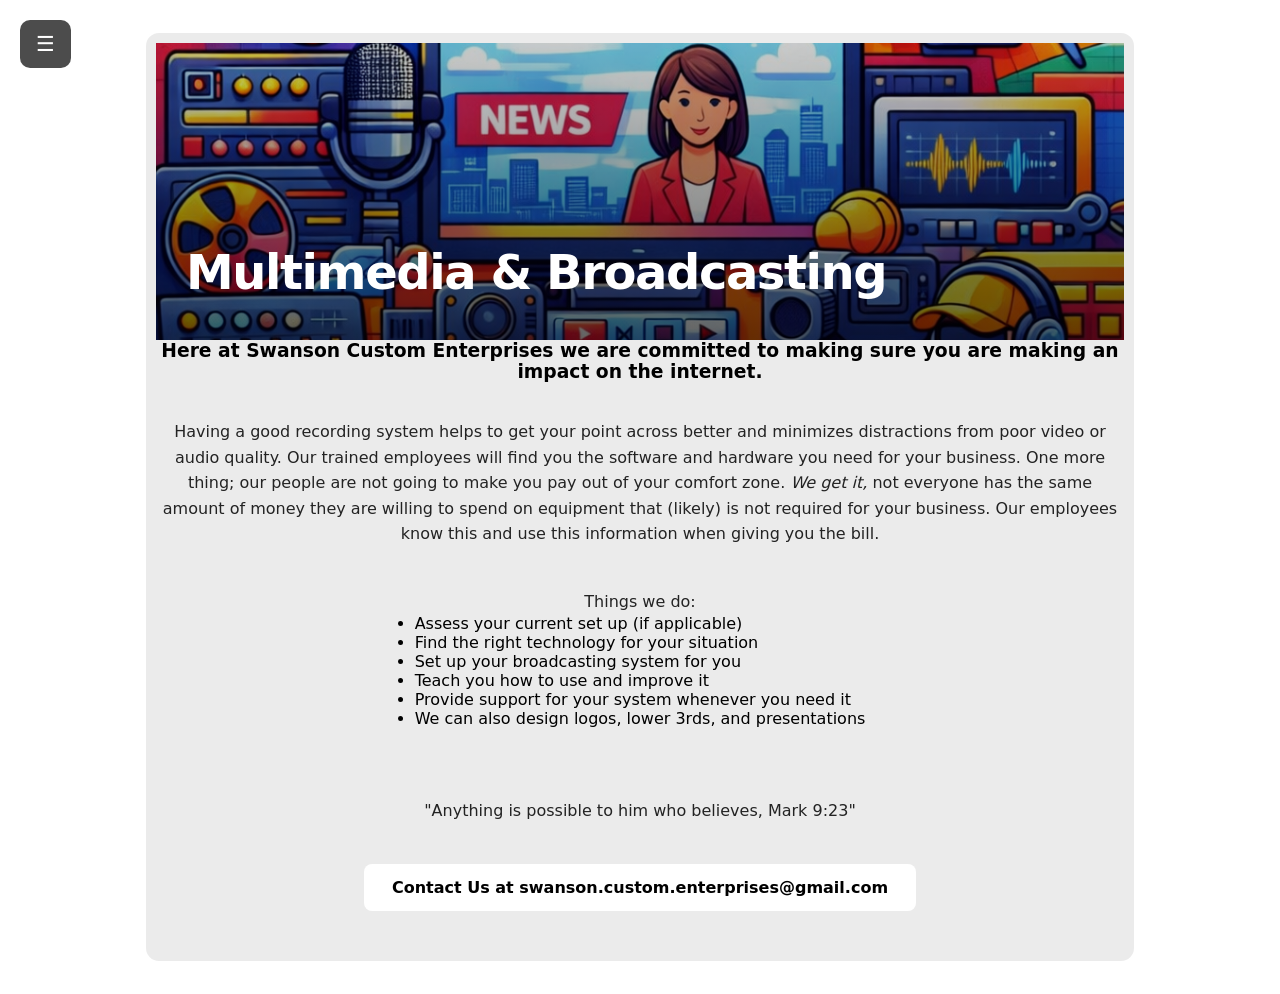
<file: multimedia.html>
<!--permalink:multimedia-->
<!DOCTYPE html>

<html lang="en">

<head>

<!-- Google tag (gtag.js) -->

<script async src="https://www.googletagmanager.com/gtag/js?id=G-D686SRD49Y"></script>

<script>
window.dataLayer = window.dataLayer || [];
function gtag(){dataLayer.push(arguments);}
gtag('js', new Date());
gtag('config', 'G-D686SRD49Y');
</script>
<meta name="description" content="Founded in 2023 by Nathaniel Swanson, Swanson Custom Enterprises International, also known as SCE, provides web development, multimedia recording, and audio visual production services to churches, small businesses, and individuals wanting to get found. Swanson Custom Enterprises is one of the best web designers in Topeka, Kansas USA">

<!--<meta name="keywords" content="web development, multimedia production, audio visual systems, livestreaming, recording studios, media, technology, website, internet, digital, Swanson, sound, recording, sce, sce1, swanson custom, swanson custom enterprises, swanson enterprises, enterprises, topeka, kansas, content, content creator, content creations, cornerstone, cornerstone denison, trend strategics, ">
-->
<meta name="author" content="Swanson Custom Enterprises">

<meta property="og:title" content="Swanson Custom Enterprises International">

<meta property="og:description" content="Web Development • Audio Visual • Multimedia Production">

<meta property="og:type" content="website">

<meta property="og:url" content="https://swanson-custom-enterprises-inc.github.io/">
<meta charset="UTF-8">
<meta name="viewport" content="width=device-width, initial-scale=1.0">
<meta name="msvalidate.01" content="52B9F7BE856E619B8CF07726EA7A727A">

<link rel="icon" type="image/x-icon" href="assets/favicon.ico">
  <link rel="icon" type="image/png" sizes="32x32" href="assets/favicon.png">
<link rel="apple-touch-icon" href="assets/favicon.png">
   <link rel="stylesheet" type="text/css" href="css/style.css">
<title>Multimedia</title>
<style>


	body{
margin:20px;
		
	}
	/* -------------------------
BUTTON CONTAINER (centers in main content)
------------------------- */

.button-container{
width:100%;
display:flex;
justify-content:center;
gap:20px;
margin:40px 0;
flex-wrap:wrap;
}

/* -------------------------
BASE BUTTON
------------------------- */

.btn{
display:inline-block;
padding:14px 28px;

background:#ffffff;
color:#000000;

border-radius:8px;
text-decoration:none;
font-size:1rem;
font-weight:600;

transition:all 0.25s ease;
}

/* HOVER EFFECT */

.btn:hover{
background:#5271FA;
transform:translateY(-2px);
}

/* -------------------------
SECONDARY BUTTON
------------------------- */

.btn.secondary{
background:transparent;
color:white;
border:2px solid black;
}

.btn.secondary:hover{
background:white;
color:black;
}

</style>
</head>

<body>

<div id="nav-placeholder"></div>

  <main>

	  <div class="content">

<section class="page-header">

<img src="assets/Multimedia.png" alt="Header Image">

<div class="header-content">	
<h1>Multimedia & Broadcasting</h1>
</div>
</section>
<h3 style="text-align:center;">Here at Swanson Custom Enterprises we are committed to making sure you are making an impact on the internet.<br><br></h3>
<p style="font-size: 12pt; text-align:center;">
	
	Having a good recording system helps to get your point across better and minimizes distractions from poor video or audio quality.
	Our trained employees will find you the software and hardware you need for your business. One more thing; our people are not going
	to make you pay out of your comfort zone. <i>We get it,</i> not everyone has the same amount of money they are willing to spend on 
	equipment that (likely) is not required for your business. Our employees know this and use this information when giving you the 
	bill.<br><br></p>

	<p style="font-size: 12pt;">Things we do:<ul>
<li>Assess your current set up (if applicable)</li>
	<li>Find the right technology for your situation</li>
		<li>Set up your broadcasting system for you</li>
			<li>Teach you how to use and improve it</li>
				<li>Provide support for your system whenever you need it</li>
					<li>We can also design logos, lower 3rds, and presentations</li><br><br>
	</ul></p>
	 <p style="font-size: 12pt; text-align: center"> "Anything is possible to him who believes, Mark 9:23"
</p>

<div class="button-container">

<a href="mailto: swanson.custom.enterprises@gmail.com" class="btn">
Contact Us at swanson.custom.enterprises@gmail.com
</a>

</div>
	</div>

</div>

  
<!-- WIDGET -->

<script src="https://static.elfsight.com/platform/platform.js" async></script>

<div class="elfsight-app-cf4345d8-cdda-49b3-8aae-174cf857defb"></div>

  <!-- <div id="footer-placeholder"></div> -->
	  
</main>


</div>
<script>
/* -------------------------
NAVIGATION
------------------------- */

function setupNavigation(){

const menuButton=document.getElementById("menuButton");

const sidebar=document.getElementById("sidebar");

if(menuButton && sidebar){

menuButton.onclick=function(){

sidebar.classList.toggle("open");

};

}

}

/* -------------------------
WAIT FOR COMPONENTS
------------------------- */

window.addEventListener("load",()=>{

/* slight delay so include.js finishes */

setTimeout(setupNavigation,300);

});
</script>

<!-- INCLUDE SYSTEM -->

<script src="js/include.js"></script>

</body>
</html>
</file>
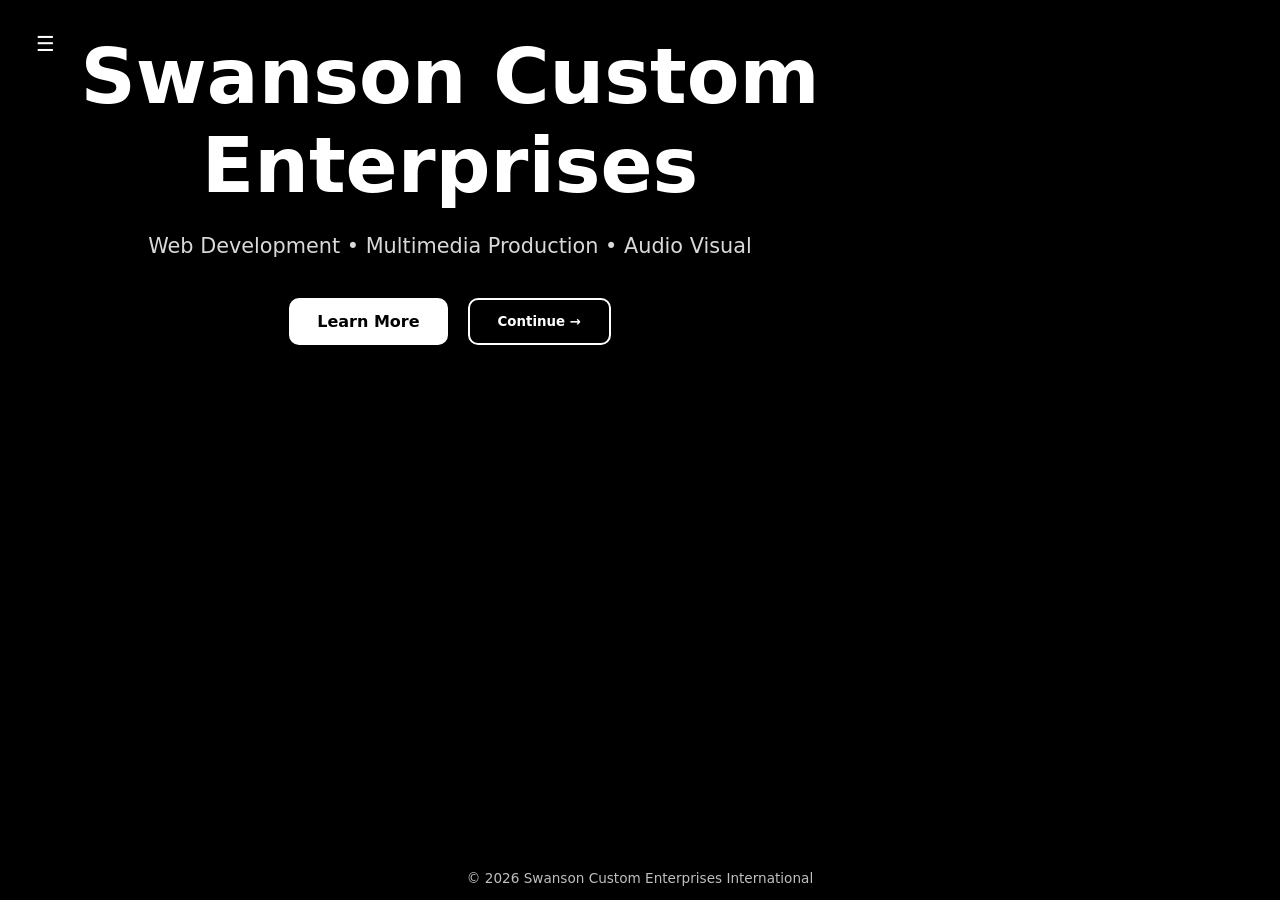
<file: Newpagetestenvironment.html>
<!DOCTYPE html>
<html lang="en">
<head>

<meta charset="UTF-8">
<meta name="viewport" content="width=device-width, initial-scale=1.0">

  <!-- Google tag (gtag.js) -->
<script async src="https://www.googletagmanager.com/gtag/js?id=G-JM4SV7GXPB"></script>
<script>
  window.dataLayer = window.dataLayer || [];
  function gtag(){dataLayer.push(arguments);}
  gtag('js', new Date());

  gtag('config', 'G-JM4SV7GXPB');
</script>

<!-- Primary SEO -->
<title>Church Website Development & Tech Support Services | Swanson Custom Enterprises</title>

<meta name="description" content="Professional church website development and tech support services for ministries across the United States. Swanson Custom Enterprises helps churches improve their online presence, livestream quality, and digital outreach.">

<meta name="author" content="Swanson Custom Enterprises">

<link rel="canonical" href="https://sce1.com/">

<!-- Open Graph (Facebook, LinkedIn, etc.) -->
<meta property="og:title" content="Church Website Development & Tech Support Services">
<meta property="og:description" content="Helping churches across the US with website development, livestreaming, audio visual systems, and digital ministry support.">
<meta property="og:url" content="https://sce1.com/">
<meta property="og:type" content="website">
<meta property="og:image" content="https://sce1.com/assets/og-image.jpg">

<!-- Twitter Card -->
<meta name="twitter:card" content="summary_large_image">
<meta name="twitter:title" content="Church Website Development & Tech Support Services">
<meta name="twitter:description" content="Church-focused website development, livestreaming support, and AV tech services for ministries nationwide.">
<meta name="twitter:image" content="https://sce1.com/assets/og-image.jpg">

<!-- Mobile & Browser -->
<meta name="viewport" content="width=device-width, initial-scale=1.0">
<meta name="theme-color" content="#0a0a0a">

<!-- LocalBusiness Schema (HUGE for SEO) -->
<script type="application/ld+json">
{
  "@context": "https://schema.org",
  "@type": "LocalBusiness",
  "name": "Swanson Custom Enterprises International",
  "url": "https://sce1.com/",
  "image": "https://sce1.com/assets/og-image.jpg",
  "description": "Church website development and church tech support services for ministries across the United States.",
  "address": {
    "@type": "PostalAddress",
    "addressLocality": "Topeka",
    "addressRegion": "KS",
    "addressCountry": "US"
  },
  "areaServed": "US",
}
</script>

<link rel="icon" type="image/x-icon" href="assets/favicon.ico">

<style>

/* -------------------------
GLOBAL
------------------------- */

*{
margin:0;
padding:0;
box-sizing:border-box;
font-family:system-ui,-apple-system,BlinkMacSystemFont,"Segoe UI",sans-serif;
}

html,body{
width:100%;
height:100%;
overflow:hidden;
background:#000;
color:white;
}

/* -------------------------
MENU BUTTON
------------------------- */

#menuButton{
position:fixed;
top:20px;
left:20px;

z-index:3000;

background:rgba(0,0,0,0.7);
backdrop-filter:blur(10px);

border:none;
color:white;

padding:12px 16px;

font-size:1.3rem;
border-radius:10px;

cursor:pointer;
}

/* -------------------------
SIDEBAR
------------------------- */

#sidebar{
position:fixed;
top:0;
left:0;

width:260px;
height:100%;

background:rgba(0,0,0,0.92);

backdrop-filter:blur(10px);

padding:90px 25px;

z-index:2500;

transform:translateX(-100%);
transition:transform 0.35s ease;
}

#sidebar.open{
transform:translateX(0);
}

#sidebar a{
display:block;
margin:18px 0;

color:white;
text-decoration:none;

font-size:1rem;
opacity:0.85;

transition:0.2s;
}

#sidebar a:hover{
opacity:1;
font-weight:bold;
text-decoration:underline;
}


/* -------------------------
CONTENT
------------------------- */

.content{
position:relative;
z-index:2;

max-width:900px;
padding:2rem;

text-align:center;
}

.content h1{
font-size:clamp(2.5rem,6vw,5rem);
margin-bottom:20px;
}

.content p{
font-size:clamp(1rem,2vw,1.3rem);
opacity:0.85;
line-height:1.6;
}

/* -------------------------
BUTTONS
------------------------- */

.button-group{
display:flex;
justify-content:center;
gap:20px;

margin-top:35px;

flex-wrap:wrap;
}

.btn{
padding:14px 28px;

border-radius:10px;

text-decoration:none;
font-weight:600;

transition:all 0.25s ease;

cursor:pointer;
border:none;
}

/* Primary */

.btn.primary{
background:white;
color:black;
}

.btn.primary:hover{
background:#e6e6e6;
transform:translateY(-2px);
}

/* Secondary */

.btn.secondary{
border:2px solid white;
background:transparent;
color:white;
}

.btn.secondary:hover{
background:white;
color:black;
}

/* -------------------------
FOOTER
------------------------- */

footer{
position:fixed;
bottom:0;
left:0;

width:100%;

padding:14px;

text-align:center;

background:rgba(0,0,0,0.5);
backdrop-filter:blur(10px);

z-index:1500;

font-size:0.85rem;
opacity:0.75;
}

/* -------------------------
MOBILE
------------------------- */

@media (max-width:768px){

.panel-content{
padding:1.5rem;
}

.button-group{
flex-direction:column;
align-items:center;
}

.btn{
width:220px;
text-align:center;
}

}

</style>
</head>

<body>

<!-- NAVIGATION -->

<div id="nav-placeholder"></div>


<!-- HERO PANEL -->

<section\>

<div class="content">

<h1>Swanson Custom Enterprises</h1>

<p>
Web Development • Multimedia Production • Audio Visual
</p>

<div class="button-group">

<a href="https://www.sce1.com/our-goal"
class="btn primary">
Learn More
</a>

<button class="btn secondary"
onclick="scrollCarousel(1)">
Continue →
</button>

</div>

</div>

</section>



</div>

<!-- FOOTER -->

<footer>
© 2026 Swanson Custom Enterprises International
</footer>

<!-- SCRIPTS -->

<script>


/* -------------------------
NAVIGATION
------------------------- */

function setupNavigation(){

const menuButton=document.getElementById("menuButton");

const sidebar=document.getElementById("sidebar");

if(menuButton && sidebar){

menuButton.onclick=function(){

sidebar.classList.toggle("open");

};

}

}

/* -------------------------
WAIT FOR COMPONENTS
------------------------- */

window.addEventListener("load",()=>{

/* slight delay so include.js finishes */

setTimeout(setupNavigation,300);

});
</script>

<!-- INCLUDE SYSTEM -->

<script src="js/include.js"></script>

</body>
</html>
</file>
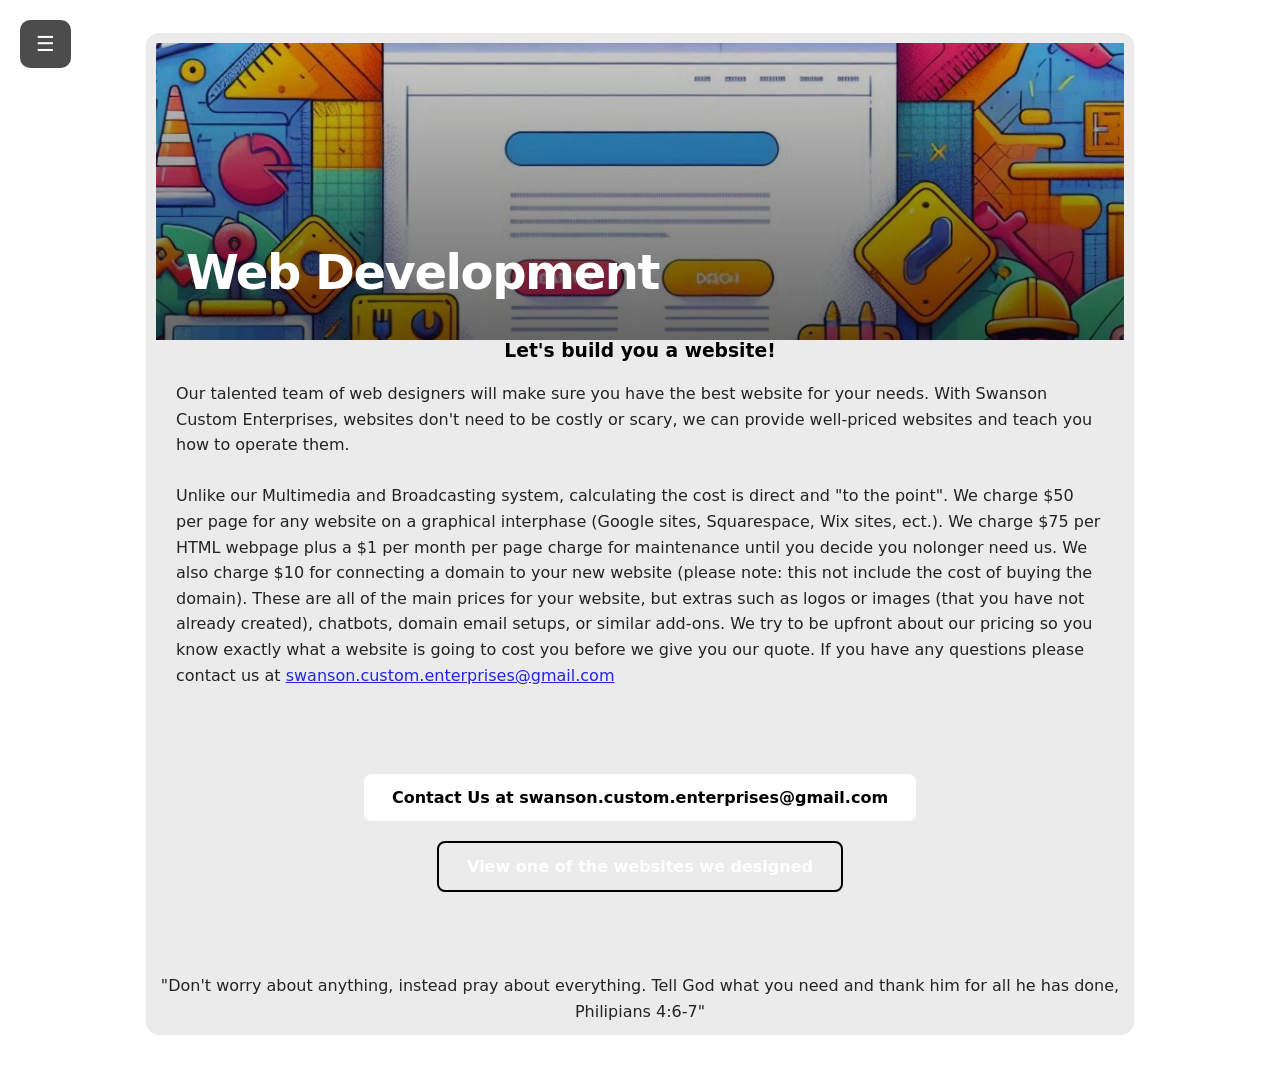
<file: websites.html>
<!DOCTYPE html>

<html lang="en">

<head>

<!-- Google tag (gtag.js) -->

<script async src="https://www.googletagmanager.com/gtag/js?id=G-D686SRD49Y"></script>

<script>
window.dataLayer = window.dataLayer || [];
function gtag(){dataLayer.push(arguments);}
gtag('js', new Date());
gtag('config', 'G-D686SRD49Y');
</script>
<meta name="description" content="Founded in 2023 by Nathaniel Swanson, Swanson Custom Enterprises International, also known as SCE, provides web development, multimedia recording, and audio visual production services to churches, small businesses, and individuals wanting to get found. Swanson Custom Enterprises is one of the best web designers in Topeka, Kansas USA">

<!--<meta name="keywords" content="web development, multimedia production, audio visual systems, livestreaming, recording studios, media, technology, website, internet, digital, Swanson, sound, recording, sce, sce1, swanson custom, swanson custom enterprises, swanson enterprises, enterprises, topeka, kansas, content, content creator, content creations, cornerstone, cornerstone denison, trend strategics, ">
-->
<meta name="author" content="Swanson Custom Enterprises">

<meta property="og:title" content="Swanson Custom Enterprises International">

<meta property="og:description" content="Web Development • Audio Visual • Multimedia Production">

<meta property="og:type" content="website">

<meta property="og:url" content="https://swanson-custom-enterprises-inc.github.io/">
<meta charset="UTF-8">
<meta name="viewport" content="width=device-width, initial-scale=1.0">
<meta name="msvalidate.01" content="52B9F7BE856E619B8CF07726EA7A727A">

<link rel="icon" type="image/x-icon" href="assets/favicon.ico">
  <link rel="icon" type="image/png" sizes="32x32" href="assets/favicon.png">
<link rel="apple-touch-icon" href="assets/favicon.png">
   <link rel="stylesheet" type="text/css" href="css/style.css">
<title>WEBSITES BY SCE</title>
<style>


	body{
margin:20px;
		
	}
	/* -------------------------
BUTTON CONTAINER (centers in main content)
------------------------- */

.button-container{
width:100%;
display:flex;
justify-content:center;
gap:20px;
margin:40px 0;
flex-wrap:wrap;
}

/* -------------------------
BASE BUTTON
------------------------- */

.btn{
display:inline-block;
padding:14px 28px;

background:#ffffff;
color:#000000;

border-radius:8px;
text-decoration:none;
font-size:1rem;
font-weight:600;

transition:all 0.25s ease;
}

/* HOVER EFFECT */

.btn:hover{
background:#5271FA;
transform:translateY(-2px);
}

/* -------------------------
SECONDARY BUTTON
------------------------- */

.btn.secondary{
background:transparent;
color:white;
border:2px solid black;
}

.btn.secondary:hover{
background:white;
color:black;
}

</style>
</head>

<body>

<div id="nav-placeholder"></div>

  <main>

	  <div class="content">

<section class="page-header">

<img src="assets/websites.jpeg" alt="Header Image">

<div class="header-content">	
<h1>Web Development</h1>
</div>

<div>
</section>
  <h3 style="text-align: center;">
    <strong>Let's build you a website!</strong>
  </h3>


  <p style="font-size: 12pt; margin: 20px;">Our talented team of web designers will make sure you have the best website for your needs. With Swanson Custom Enterprises, websites don't need to be costly or scary, we can provide well-priced websites and teach you how to operate them.<br>
  <br>Unlike our Multimedia and Broadcasting system, calculating the cost is direct and "to the point". We charge $50 per page for any website on a graphical interphase
	  (Google sites, Squarespace, Wix sites, ect.). We charge $75 per HTML webpage plus a $1 per month per page charge for maintenance until you decide you nolonger need us. We also charge $10 for connecting a domain to your new website (please note: this not include the cost of buying the domain).
	  These are all of the main prices for your website, but extras such as logos or images (that you have not already created), chatbots, domain email setups, or similar add-ons. We try to be upfront about our pricing so you know exactly what a website is going to cost you before we give you our quote. If you have any questions please contact us at <a href="mailto: swanson.custom.enterprises@gmail.com">swanson.custom.enterprises@gmail.com</a><br><br>
  </p> 


<div class="button-container">

<a href="mailto: swanson.custom.enterprises@gmail.com" class="btn">
Contact Us at swanson.custom.enterprises@gmail.com
	</a>
<a href="https://www.cornerstonedenison.com/" class="btn secondary">
View one of the websites we designed
</a>

</div>
<p style="font-size: 12pt; text-align: center;"><br>"Don't worry about anything, instead pray about everything. Tell God what you need and thank him for all he has done, Philipians 4:6-7" <br>
  </p> 

	
</div>

  
<!-- WIDGET -->

<script src="https://static.elfsight.com/platform/platform.js" async></script>

<div class="elfsight-app-cf4345d8-cdda-49b3-8aae-174cf857defb"></div>

 <!-- <div id="footer-placeholder"></div> -->
	  
</main>


</div>
<script>
/* -------------------------
NAVIGATION
------------------------- */

function setupNavigation(){

const menuButton=document.getElementById("menuButton");

const sidebar=document.getElementById("sidebar");

if(menuButton && sidebar){

menuButton.onclick=function(){

sidebar.classList.toggle("open");

};

}

}

/* -------------------------
WAIT FOR COMPONENTS
------------------------- */

window.addEventListener("load",()=>{

/* slight delay so include.js finishes */

setTimeout(setupNavigation,300);

});
</script>

<!-- INCLUDE SYSTEM -->

<script src="js/include.js"></script>

</body>
</html>
</file>
<file: css/style.css>
/* -------------------------
GLOBAL
------------------------- */

*{
margin:0;
padding:0;
box-sizing:border-box;
font-family:system-ui,-apple-system,BlinkMacSystemFont,"Segoe UI",sans-serif;
}

html{
scroll-behavior:smooth;
}

body{
background-image: url('https://www.sce1.com/assets/t.png');

overflow-x:hidden;


position: relative; margin: 0; background-attachment: fixed;}

.content{
  display: grid;
  place-items: center;
  margin-left: 10%;
  margin-right:10%;
  margin-top:2.5%;
  margin-bottom:2.5%;      
    border: 2px solid #FFF;
    border-radius: 15px; /* Rounds all corners equally */
    padding: 10px;
z-index: 10;
background-color: rgba(205, 205, 205, 0.4); /* Black with 50% opacity */
    color: black; /* Text stays solid */
    backdrop-filter: blur(2px);
    -webkit-backdrop-filter: blur(2px);
}

/* -------------------------
header
------------------------- */
header{
color: white;
}


/* -------------------------
MENU BUTTON
------------------------- */

#menuButton{
position:fixed;
top:20px;
left:20px;

z-index:3000;

background:rgba(0,0,0,0.7);
backdrop-filter:blur(10px);

border:none;
color:white;

padding:12px 16px;

font-size:1.3rem;
border-radius:10px;

cursor:pointer;
}

/* -------------------------
SIDEBAR
------------------------- */

#sidebar{
position:fixed;
top:0;
left:0;

width:260px;
height:100%;

background:rgba(0,0,0,0.92);

backdrop-filter:blur(10px);

padding:90px 25px;

z-index:2500;

transform:translateX(-100%);
transition:transform 0.35s ease;
}

#sidebar.open{
transform:translateX(0);
}

#sidebar a{
display:block;
margin:18px 0;

color:white;
text-decoration:none;

font-size:1rem;
opacity:0.85;

transition:0.2s;
}

#sidebar a:hover{
opacity:1;
font-weight:bold;
text-decoration:underline;
}
/* -------------------------
MAIN
------------------------- */

main{

scroll-snap-type:y mandatory;
}


/* -------------------------
CONTENT
------------------------- */



.card.visible .content{
opacity:1;
transform:translateY(0);
}

h1{
font-size:clamp(2.5rem,6vw,4.5rem);
letter-spacing:-0.03em;
}

p{
font-size:clamp(1.1rem,2vw,1.4rem);
opacity:0.85;
margin-top:1rem;
line-height:1.6;
}

.hint{
margin-top:1.5rem;
font-size:0.95rem;
opacity:0.75;
}

/* -------------------------
BUTTONS
------------------------- */

.button{
display:inline-block;
margin-top:24px;
padding:12px 24px;
background:#4F7FFF;
color:#ffffff;
border-radius:8px;
font-size:0.95rem;
font-weight:600;
}

.button: hover{
background:#ffffff;
color:#000000;
}


/* -------------------------
SPACER
------------------------- */

.spacer{
height:22px;
background:#FFFFFF;
}

/* -------------------------
MOBILE
------------------------- */

@media (max-width:600px){

main{
margin-left:0;
}

}
/* -------------------------
HEADER IMAGE (Google Sites style)
------------------------- */

.page-header{
position:relative;
width:100%;
height:33vh; /* about 1/3 of screen */
min-height:220px;
max-height:420px;
overflow:hidden;
}

/* Image handling (auto crop magic) */
.page-header img{
position:absolute;
width:100%;
height:100%;
object-fit:cover; /* THIS fixes bad image sizes */
object-position:center;
}

/* Dark overlay for readability */
.page-header::after{
content:"";
position:absolute;
inset:0;
background:linear-gradient(
to bottom,
rgba(0,0,0,0.2),
rgba(0,0,0,0.6)
);
}

/* Text on top */
.header-content{
    color: white;
position:relative;
z-index:2;
height:100%;

display:flex;
flex-direction:column;
justify-content:flex-end;

padding:30px;
}

.header-content h1{
font-size:clamp(2rem,5vw,3rem);
margin-bottom:10px;
}

.header-content p{
opacity:0.85;
font-size:1.1rem;
}
/* -------------------------
FOOTER
------------------------- */
  footer{
background: ffffff;
color: black;
margin-left:260px;
width:calc(100% - 260px);
}
  @media (max-width: 768px){

main{
margin-left:0;
}

footer{
margin-left:0;
width:100%;
}

}
/* -------------------------
BUTTON CONTAINER (centers in main content)
------------------------- */

.button-container{
width:100%;
display:flex;
justify-content:center;
gap:20px;
margin:40px 0;
flex-wrap:wrap;
}

/* -------------------------
BASE BUTTON
------------------------- */

.btn{
display:inline-block;
padding:14px 28px;

background:#F7F7F7;
color:#000000;

border-radius:8px;
text-decoration:none;
font-size:1rem;
font-weight:600;

transition:all 0.25s ease;
}

/* HOVER EFFECT */

.btn:hover{
background:#e6e6e6;
transform:translateY(-2px);
}

/* -------------------------
SECONDARY BUTTON
------------------------- */

.btn.secondary{
background:white;
color:black;
border:2px solid black;
}

.btn.secondary:hover{
background:#e6e6e6;
color:white;
}


/* Mobile */
@media (max-width: 600px) {
    body {
        margin: 0;
        padding: 0;
    }

    .content {
        width: 100%;
        max-width: none;
        margin: 0;
        padding: 20px 16px;
        border-radius: 0;
        border-left: none;
        border-right: none;
    }
}
    margin-left: 0;
    width: 100%;
  }
  #sidebar {
    width: 100%;
  }
}
</file>
